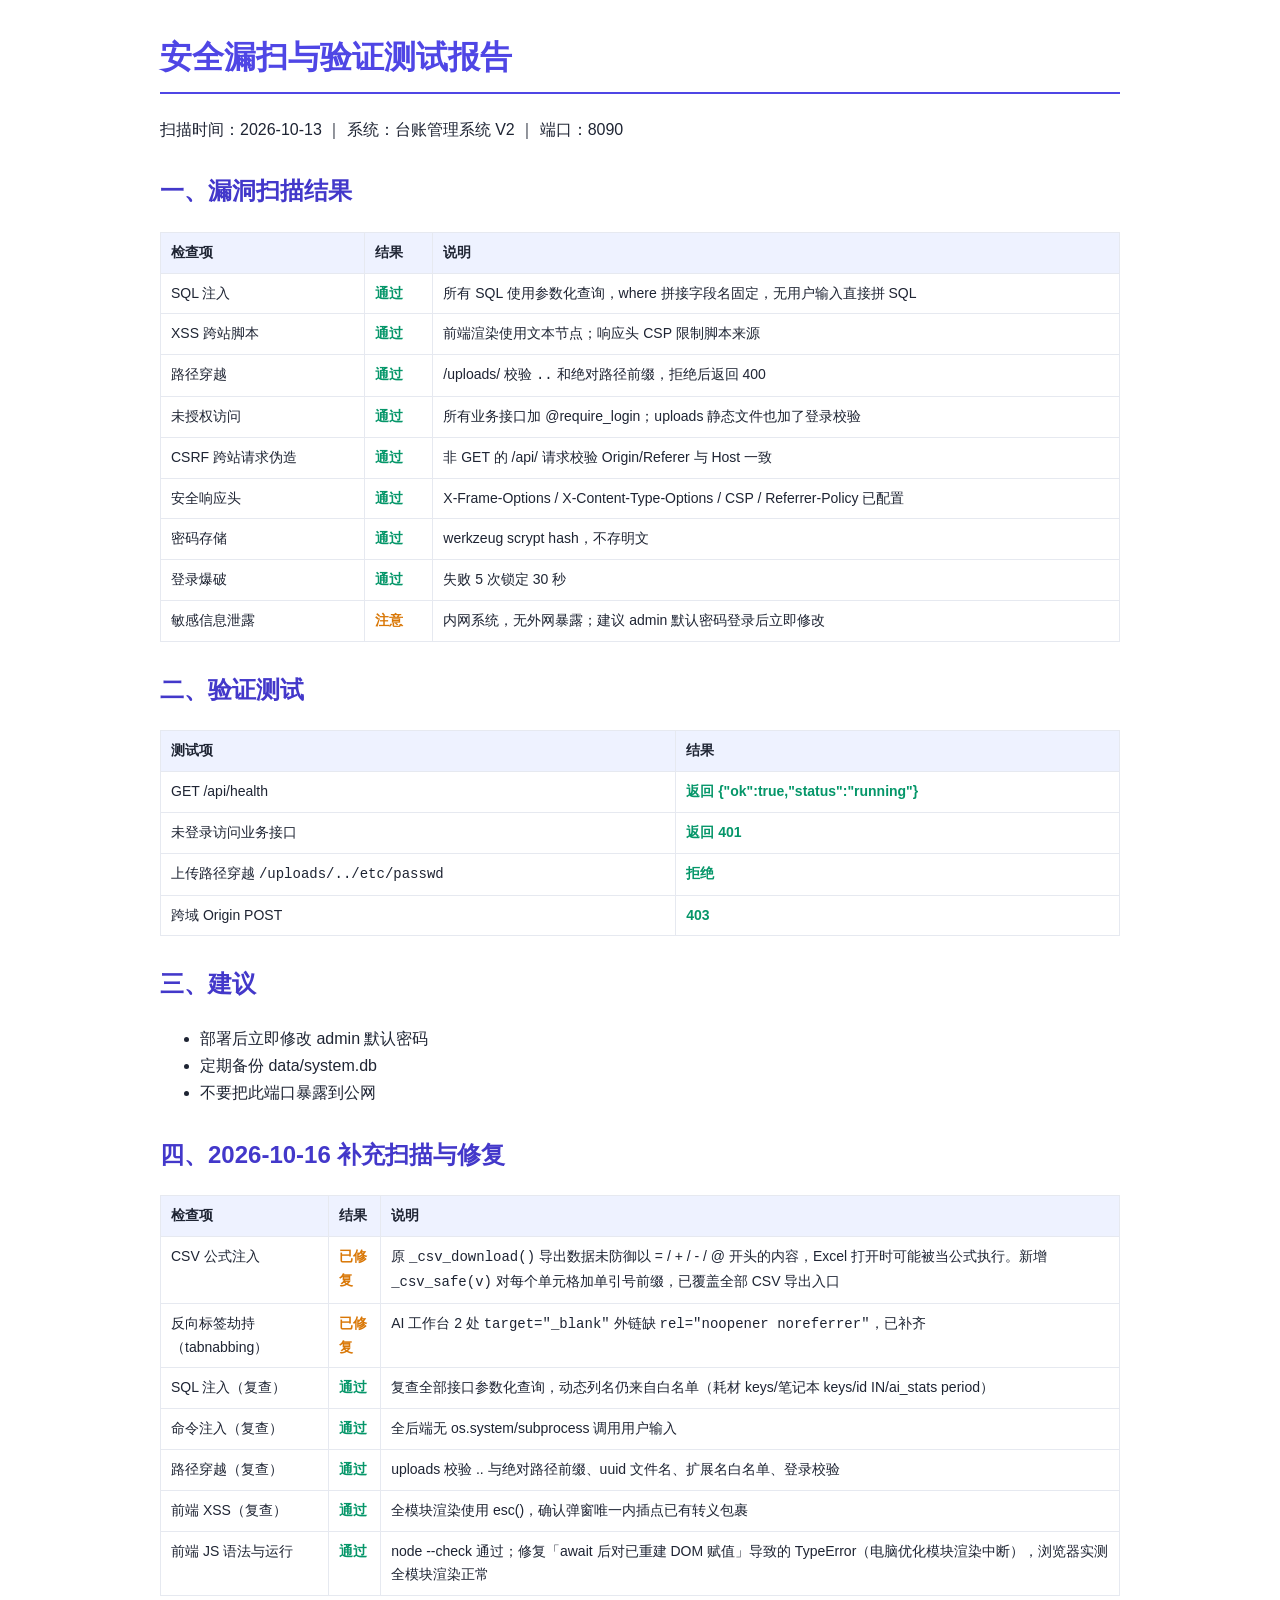
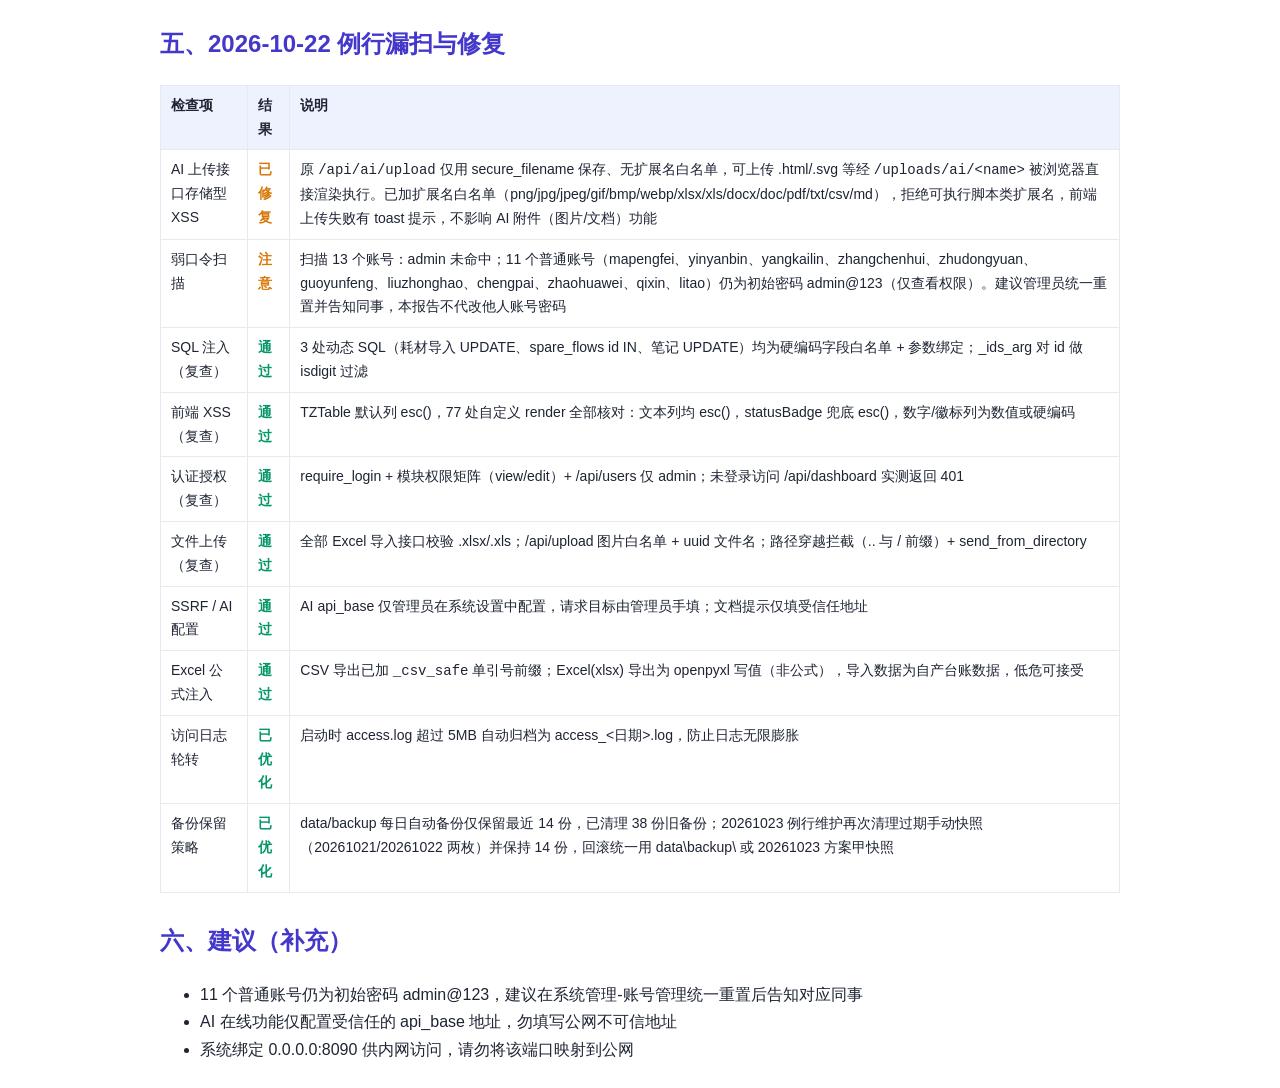
<file: 台账管理系统V2_迁移包_20261023_1344/docs/安全漏扫与验证测试报告.html>
<!DOCTYPE html>
<html lang="zh-CN"><head><meta charset="UTF-8"><title>安全漏扫与验证测试报告</title>
<style>body{font-family:"Microsoft YaHei",sans-serif;max-width:960px;margin:30px auto;padding:0 20px;color:#1e2433;line-height:1.7}h1{color:#4f46e5;border-bottom:2px solid #4f46e5;padding-bottom:8px}h2{color:#4338ca;margin-top:28px}table{width:100%;border-collapse:collapse;margin:12px 0}th,td{border:1px solid #e6e9f0;padding:8px 10px;text-align:left;font-size:14px;vertical-align:top}th{background:#eef2ff}.pass{color:#059669;font-weight:700}.warn{color:#d97706;font-weight:700}</style></head><body>
<h1>安全漏扫与验证测试报告</h1>
<p>扫描时间：2026-10-13 ｜ 系统：台账管理系统 V2 ｜ 端口：8090</p>
<h2>一、漏洞扫描结果</h2>
<table><tr><th>检查项</th><th>结果</th><th>说明</th></tr>
<tr><td>SQL 注入</td><td class="pass">通过</td><td>所有 SQL 使用参数化查询，where 拼接字段名固定，无用户输入直接拼 SQL</td></tr>
<tr><td>XSS 跨站脚本</td><td class="pass">通过</td><td>前端渲染使用文本节点；响应头 CSP 限制脚本来源</td></tr>
<tr><td>路径穿越</td><td class="pass">通过</td><td>/uploads/<name> 校验 <code>..</code> 和绝对路径前缀，拒绝后返回 400</td></tr>
<tr><td>未授权访问</td><td class="pass">通过</td><td>所有业务接口加 @require_login；uploads 静态文件也加了登录校验</td></tr>
<tr><td>CSRF 跨站请求伪造</td><td class="pass">通过</td><td>非 GET 的 /api/ 请求校验 Origin/Referer 与 Host 一致</td></tr>
<tr><td>安全响应头</td><td class="pass">通过</td><td>X-Frame-Options / X-Content-Type-Options / CSP / Referrer-Policy 已配置</td></tr>
<tr><td>密码存储</td><td class="pass">通过</td><td>werkzeug scrypt hash，不存明文</td></tr>
<tr><td>登录爆破</td><td class="pass">通过</td><td>失败 5 次锁定 30 秒</td></tr>
<tr><td>敏感信息泄露</td><td class="warn">注意</td><td>内网系统，无外网暴露；建议 admin 默认密码登录后立即修改</td></tr>
</table>
<h2>二、验证测试</h2>
<table><tr><th>测试项</th><th>结果</th></tr>
<tr><td>GET /api/health</td><td class="pass">返回 {"ok":true,"status":"running"}</td></tr>
<tr><td>未登录访问业务接口</td><td class="pass">返回 401</td></tr>
<tr><td>上传路径穿越 <code>/uploads/../etc/passwd</code></td><td class="pass">拒绝</td></tr>
<tr><td>跨域 Origin POST</td><td class="pass">403</td></tr>
</table>
<h2>三、建议</h2>
<ul>
<li>部署后立即修改 admin 默认密码</li>
<li>定期备份 data/system.db</li>
<li>不要把此端口暴露到公网</li>
</ul>
<h2>四、2026-10-16 补充扫描与修复</h2>
<table><tr><th>检查项</th><th>结果</th><th>说明</th></tr>
<tr><td>CSV 公式注入</td><td class="warn">已修复</td><td>原 <code>_csv_download()</code> 导出数据未防御以 = / + / - / @ 开头的内容，Excel 打开时可能被当公式执行。新增 <code>_csv_safe(v)</code> 对每个单元格加单引号前缀，已覆盖全部 CSV 导出入口</td></tr>
<tr><td>反向标签劫持（tabnabbing）</td><td class="warn">已修复</td><td>AI 工作台 2 处 <code>target="_blank"</code> 外链缺 <code>rel="noopener noreferrer"</code>，已补齐</td></tr>
<tr><td>SQL 注入（复查）</td><td class="pass">通过</td><td>复查全部接口参数化查询，动态列名仍来自白名单（耗材 keys/笔记本 keys/id IN/ai_stats period）</td></tr>
<tr><td>命令注入（复查）</td><td class="pass">通过</td><td>全后端无 os.system/subprocess 调用用户输入</td></tr>
<tr><td>路径穿越（复查）</td><td class="pass">通过</td><td>uploads 校验 .. 与绝对路径前缀、uuid 文件名、扩展名白名单、登录校验</td></tr>
<tr><td>前端 XSS（复查）</td><td class="pass">通过</td><td>全模块渲染使用 esc()，确认弹窗唯一内插点已有转义包裹</td></tr>
<tr><td>前端 JS 语法与运行</td><td class="pass">通过</td><td>node --check 通过；修复「await 后对已重建 DOM 赋值」导致的 TypeError（电脑优化模块渲染中断），浏览器实测全模块渲染正常</td></tr>
</table>
<h2>五、2026-10-22 例行漏扫与修复</h2>
<table><tr><th>检查项</th><th>结果</th><th>说明</th></tr>
<tr><td>AI 上传接口存储型 XSS</td><td class="warn">已修复</td><td>原 <code>/api/ai/upload</code> 仅用 secure_filename 保存、无扩展名白名单，可上传 .html/.svg 等经 <code>/uploads/ai/&lt;name&gt;</code> 被浏览器直接渲染执行。已加扩展名白名单（png/jpg/jpeg/gif/bmp/webp/xlsx/xls/docx/doc/pdf/txt/csv/md），拒绝可执行脚本类扩展名，前端上传失败有 toast 提示，不影响 AI 附件（图片/文档）功能</td></tr>
<tr><td>弱口令扫描</td><td class="warn">注意</td><td>扫描 13 个账号：admin 未命中；11 个普通账号（mapengfei、yinyanbin、yangkailin、zhangchenhui、zhudongyuan、guoyunfeng、liuzhonghao、chengpai、zhaohuawei、qixin、litao）仍为初始密码 admin@123（仅查看权限）。建议管理员统一重置并告知同事，本报告不代改他人账号密码</td></tr>
<tr><td>SQL 注入（复查）</td><td class="pass">通过</td><td>3 处动态 SQL（耗材导入 UPDATE、spare_flows id IN、笔记 UPDATE）均为硬编码字段白名单 + 参数绑定；_ids_arg 对 id 做 isdigit 过滤</td></tr>
<tr><td>前端 XSS（复查）</td><td class="pass">通过</td><td>TZTable 默认列 esc()，77 处自定义 render 全部核对：文本列均 esc()，statusBadge 兜底 esc()，数字/徽标列为数值或硬编码</td></tr>
<tr><td>认证授权（复查）</td><td class="pass">通过</td><td>require_login + 模块权限矩阵（view/edit）+ /api/users 仅 admin；未登录访问 /api/dashboard 实测返回 401</td></tr>
<tr><td>文件上传（复查）</td><td class="pass">通过</td><td>全部 Excel 导入接口校验 .xlsx/.xls；/api/upload 图片白名单 + uuid 文件名；路径穿越拦截（.. 与 / 前缀）+ send_from_directory</td></tr>
<tr><td>SSRF / AI 配置</td><td class="pass">通过</td><td>AI api_base 仅管理员在系统设置中配置，请求目标由管理员手填；文档提示仅填受信任地址</td></tr>
<tr><td>Excel 公式注入</td><td class="pass">通过</td><td>CSV 导出已加 <code>_csv_safe</code> 单引号前缀；Excel(xlsx) 导出为 openpyxl 写值（非公式），导入数据为自产台账数据，低危可接受</td></tr>
<tr><td>访问日志轮转</td><td class="pass">已优化</td><td>启动时 access.log 超过 5MB 自动归档为 access_&lt;日期&gt;.log，防止日志无限膨胀</td></tr>
<tr><td>备份保留策略</td><td class="pass">已优化</td><td>data/backup 每日自动备份仅保留最近 14 份，已清理 38 份旧备份；20261023 例行维护再次清理过期手动快照（20261021/20261022 两枚）并保持 14 份，回滚统一用 data\backup\ 或 20261023 方案甲快照</td></tr>
</table>
<h2>六、建议（补充）</h2>
<ul>
<li>11 个普通账号仍为初始密码 admin@123，建议在系统管理-账号管理统一重置后告知对应同事</li>
<li>AI 在线功能仅配置受信任的 api_base 地址，勿填写公网不可信地址</li>
<li>系统绑定 0.0.0.0:8090 供内网访问，请勿将该端口映射到公网</li>
</ul>
</body></html>
</file>
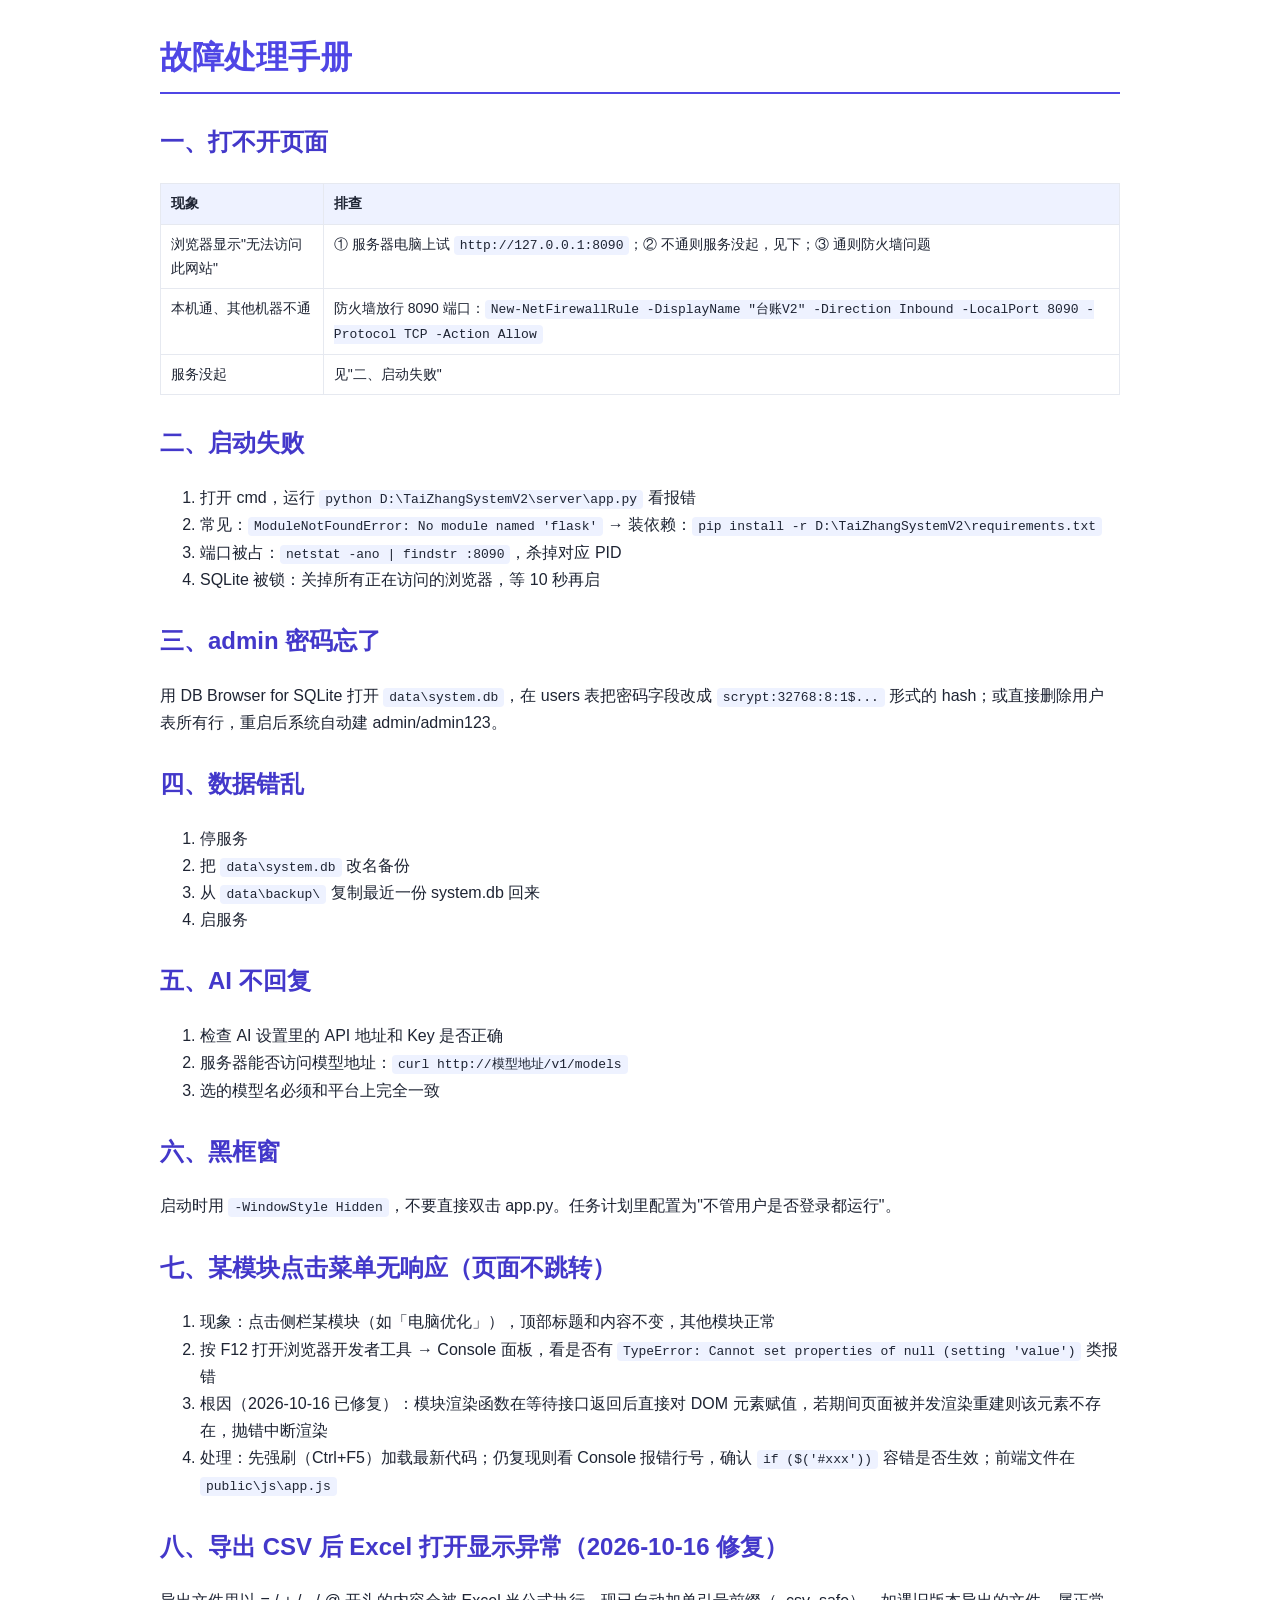
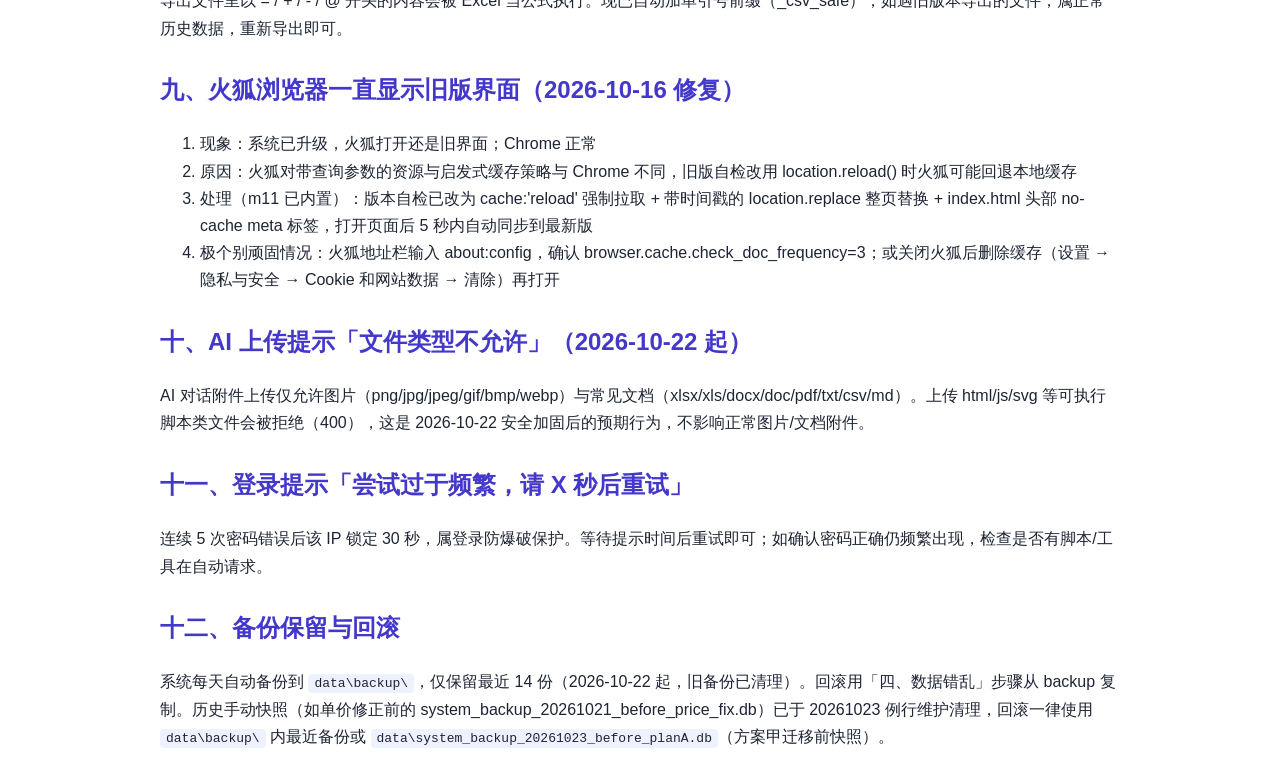
<file: 台账管理系统V2_迁移包_20261023_1344/docs/故障处理手册.html>
<!DOCTYPE html>
<html lang="zh-CN"><head><meta charset="UTF-8"><title>故障处理手册</title>
<style>body{font-family:"Microsoft YaHei",sans-serif;max-width:960px;margin:30px auto;padding:0 20px;color:#1e2433;line-height:1.7}h1{color:#4f46e5;border-bottom:2px solid #4f46e5;padding-bottom:8px}h2{color:#4338ca;margin-top:28px}table{width:100%;border-collapse:collapse;margin:12px 0}th,td{border:1px solid #e6e9f0;padding:8px 10px;text-align:left;font-size:14px;vertical-align:top}th{background:#eef2ff}code{background:#eef2ff;padding:2px 6px;border-radius:4px;font-size:13px}</style></head><body>
<h1>故障处理手册</h1>
<h2>一、打不开页面</h2>
<table><tr><th>现象</th><th>排查</th></tr>
<tr><td>浏览器显示"无法访问此网站"</td><td>① 服务器电脑上试 <code>http://127.0.0.1:8090</code>；② 不通则服务没起，见下；③ 通则防火墙问题</td></tr>
<tr><td>本机通、其他机器不通</td><td>防火墙放行 8090 端口：<code>New-NetFirewallRule -DisplayName "台账V2" -Direction Inbound -LocalPort 8090 -Protocol TCP -Action Allow</code></td></tr>
<tr><td>服务没起</td><td>见"二、启动失败"</td></tr>
</table>
<h2>二、启动失败</h2>
<ol>
<li>打开 cmd，运行 <code>python D:\TaiZhangSystemV2\server\app.py</code> 看报错</li>
<li>常见：<code>ModuleNotFoundError: No module named 'flask'</code> → 装依赖：<code>pip install -r D:\TaiZhangSystemV2\requirements.txt</code></li>
<li>端口被占：<code>netstat -ano | findstr :8090</code>，杀掉对应 PID</li>
<li>SQLite 被锁：关掉所有正在访问的浏览器，等 10 秒再启</li>
</ol>
<h2>三、admin 密码忘了</h2>
<p>用 DB Browser for SQLite 打开 <code>data\system.db</code>，在 users 表把密码字段改成 <code>scrypt:32768:8:1$...</code> 形式的 hash；或直接删除用户表所有行，重启后系统自动建 admin/admin123。</p>
<h2>四、数据错乱</h2>
<ol>
<li>停服务</li>
<li>把 <code>data\system.db</code> 改名备份</li>
<li>从 <code>data\backup\</code> 复制最近一份 system.db 回来</li>
<li>启服务</li>
</ol>
<h2>五、AI 不回复</h2>
<ol>
<li>检查 AI 设置里的 API 地址和 Key 是否正确</li>
<li>服务器能否访问模型地址：<code>curl http://模型地址/v1/models</code></li>
<li>选的模型名必须和平台上完全一致</li>
</ol>
<h2>六、黑框窗</h2>
<p>启动时用 <code>-WindowStyle Hidden</code>，不要直接双击 app.py。任务计划里配置为"不管用户是否登录都运行"。</p>
<h2>七、某模块点击菜单无响应（页面不跳转）</h2>
<ol>
<li>现象：点击侧栏某模块（如「电脑优化」），顶部标题和内容不变，其他模块正常</li>
<li>按 F12 打开浏览器开发者工具 → Console 面板，看是否有 <code>TypeError: Cannot set properties of null (setting 'value')</code> 类报错</li>
<li>根因（2026-10-16 已修复）：模块渲染函数在等待接口返回后直接对 DOM 元素赋值，若期间页面被并发渲染重建则该元素不存在，抛错中断渲染</li>
<li>处理：先强刷（Ctrl+F5）加载最新代码；仍复现则看 Console 报错行号，确认 <code>if ($('#xxx'))</code> 容错是否生效；前端文件在 <code>public\js\app.js</code></li>
</ol>
<h2>八、导出 CSV 后 Excel 打开显示异常（2026-10-16 修复）</h2>
<p>导出文件里以 = / + / - / @ 开头的内容会被 Excel 当公式执行。现已自动加单引号前缀（_csv_safe），如遇旧版本导出的文件，属正常历史数据，重新导出即可。</p>
<h2>九、火狐浏览器一直显示旧版界面（2026-10-16 修复）</h2>
<ol>
<li>现象：系统已升级，火狐打开还是旧界面；Chrome 正常</li>
<li>原因：火狐对带查询参数的资源与启发式缓存策略与 Chrome 不同，旧版自检改用 location.reload() 时火狐可能回退本地缓存</li>
<li>处理（m11 已内置）：版本自检已改为 cache:'reload' 强制拉取 + 带时间戳的 location.replace 整页替换 + index.html 头部 no-cache meta 标签，打开页面后 5 秒内自动同步到最新版</li>
<li>极个别顽固情况：火狐地址栏输入 about:config，确认 browser.cache.check_doc_frequency=3；或关闭火狐后删除缓存（设置 → 隐私与安全 → Cookie 和网站数据 → 清除）再打开</li>
</ol>
<h2>十、AI 上传提示「文件类型不允许」（2026-10-22 起）</h2>
<p>AI 对话附件上传仅允许图片（png/jpg/jpeg/gif/bmp/webp）与常见文档（xlsx/xls/docx/doc/pdf/txt/csv/md）。上传 html/js/svg 等可执行脚本类文件会被拒绝（400），这是 2026-10-22 安全加固后的预期行为，不影响正常图片/文档附件。</p>
<h2>十一、登录提示「尝试过于频繁，请 X 秒后重试」</h2>
<p>连续 5 次密码错误后该 IP 锁定 30 秒，属登录防爆破保护。等待提示时间后重试即可；如确认密码正确仍频繁出现，检查是否有脚本/工具在自动请求。</p>
<h2>十二、备份保留与回滚</h2>
<p>系统每天自动备份到 <code>data\backup\</code>，仅保留最近 14 份（2026-10-22 起，旧备份已清理）。回滚用「四、数据错乱」步骤从 backup 复制。历史手动快照（如单价修正前的 system_backup_20261021_before_price_fix.db）已于 20261023 例行维护清理，回滚一律使用 <code>data\backup\</code> 内最近备份或 <code>data\system_backup_20261023_before_planA.db</code>（方案甲迁移前快照）。</p>
</body></html>
</file>
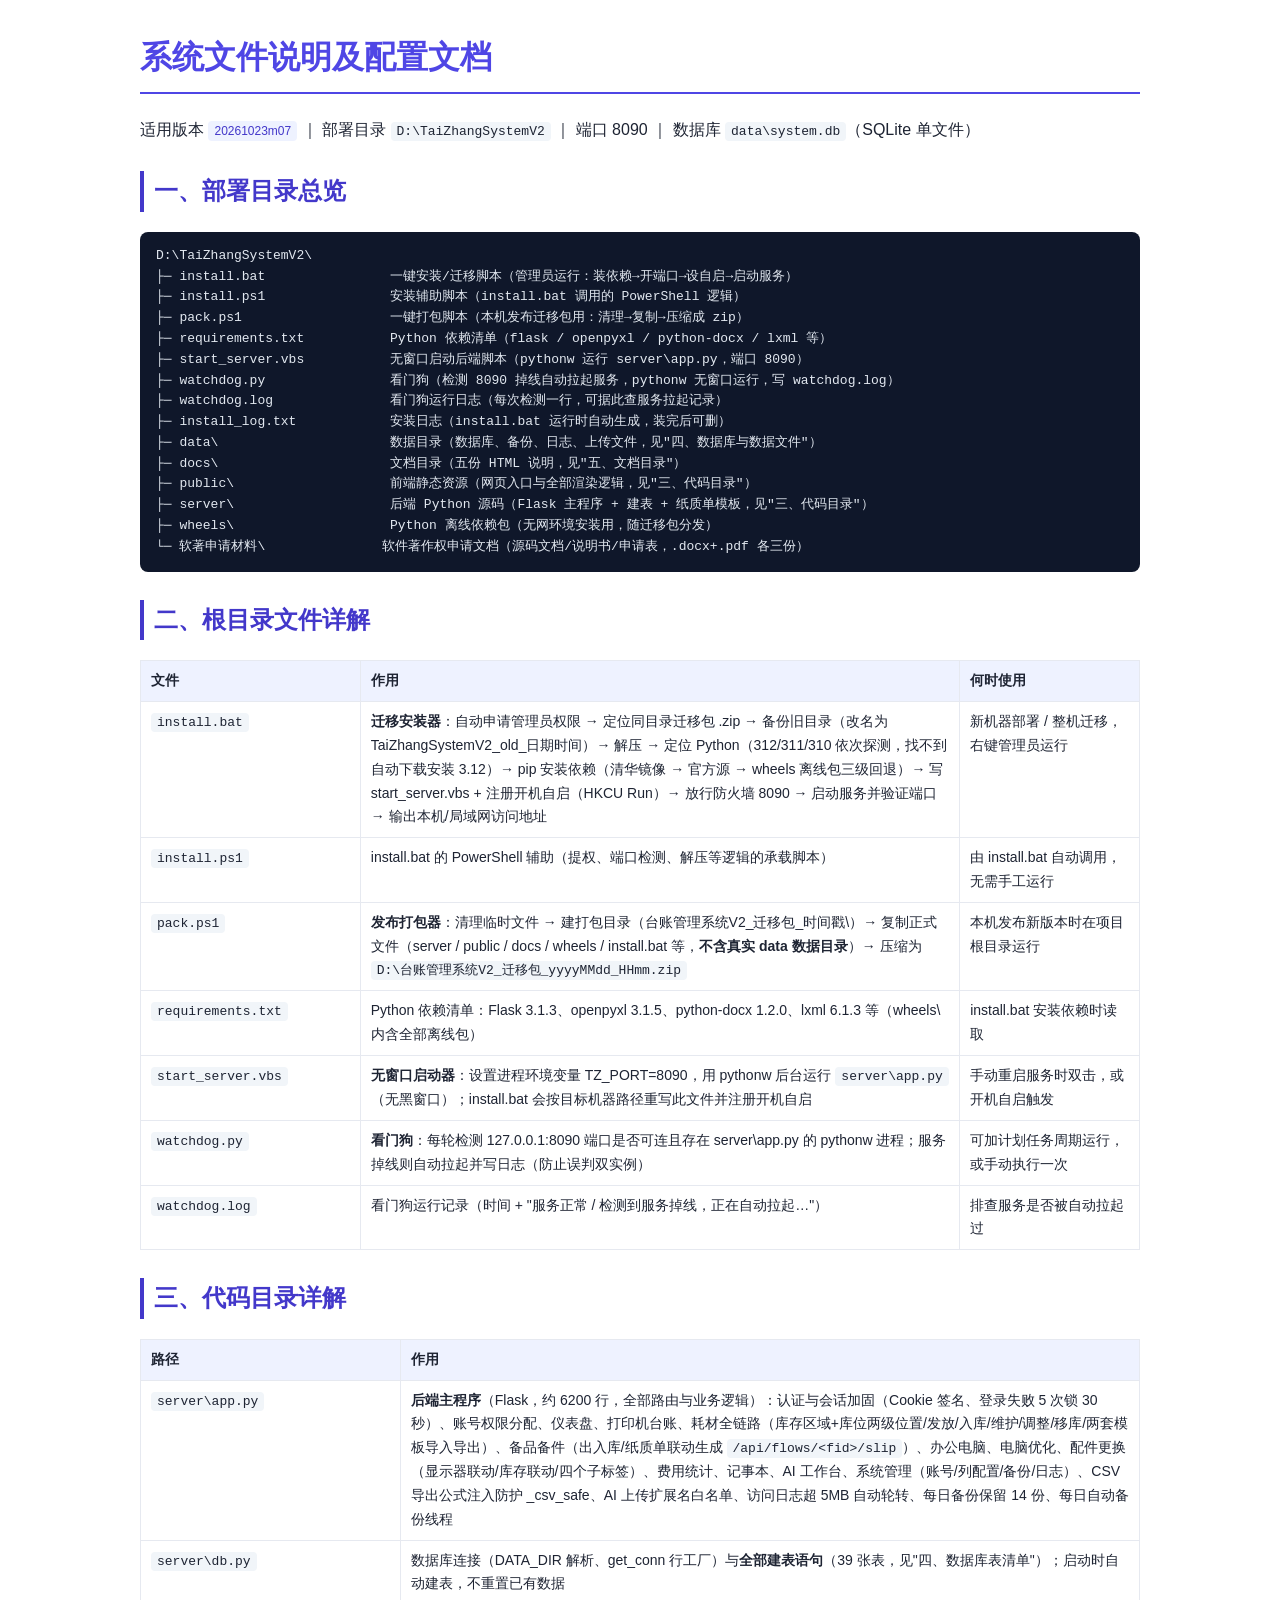
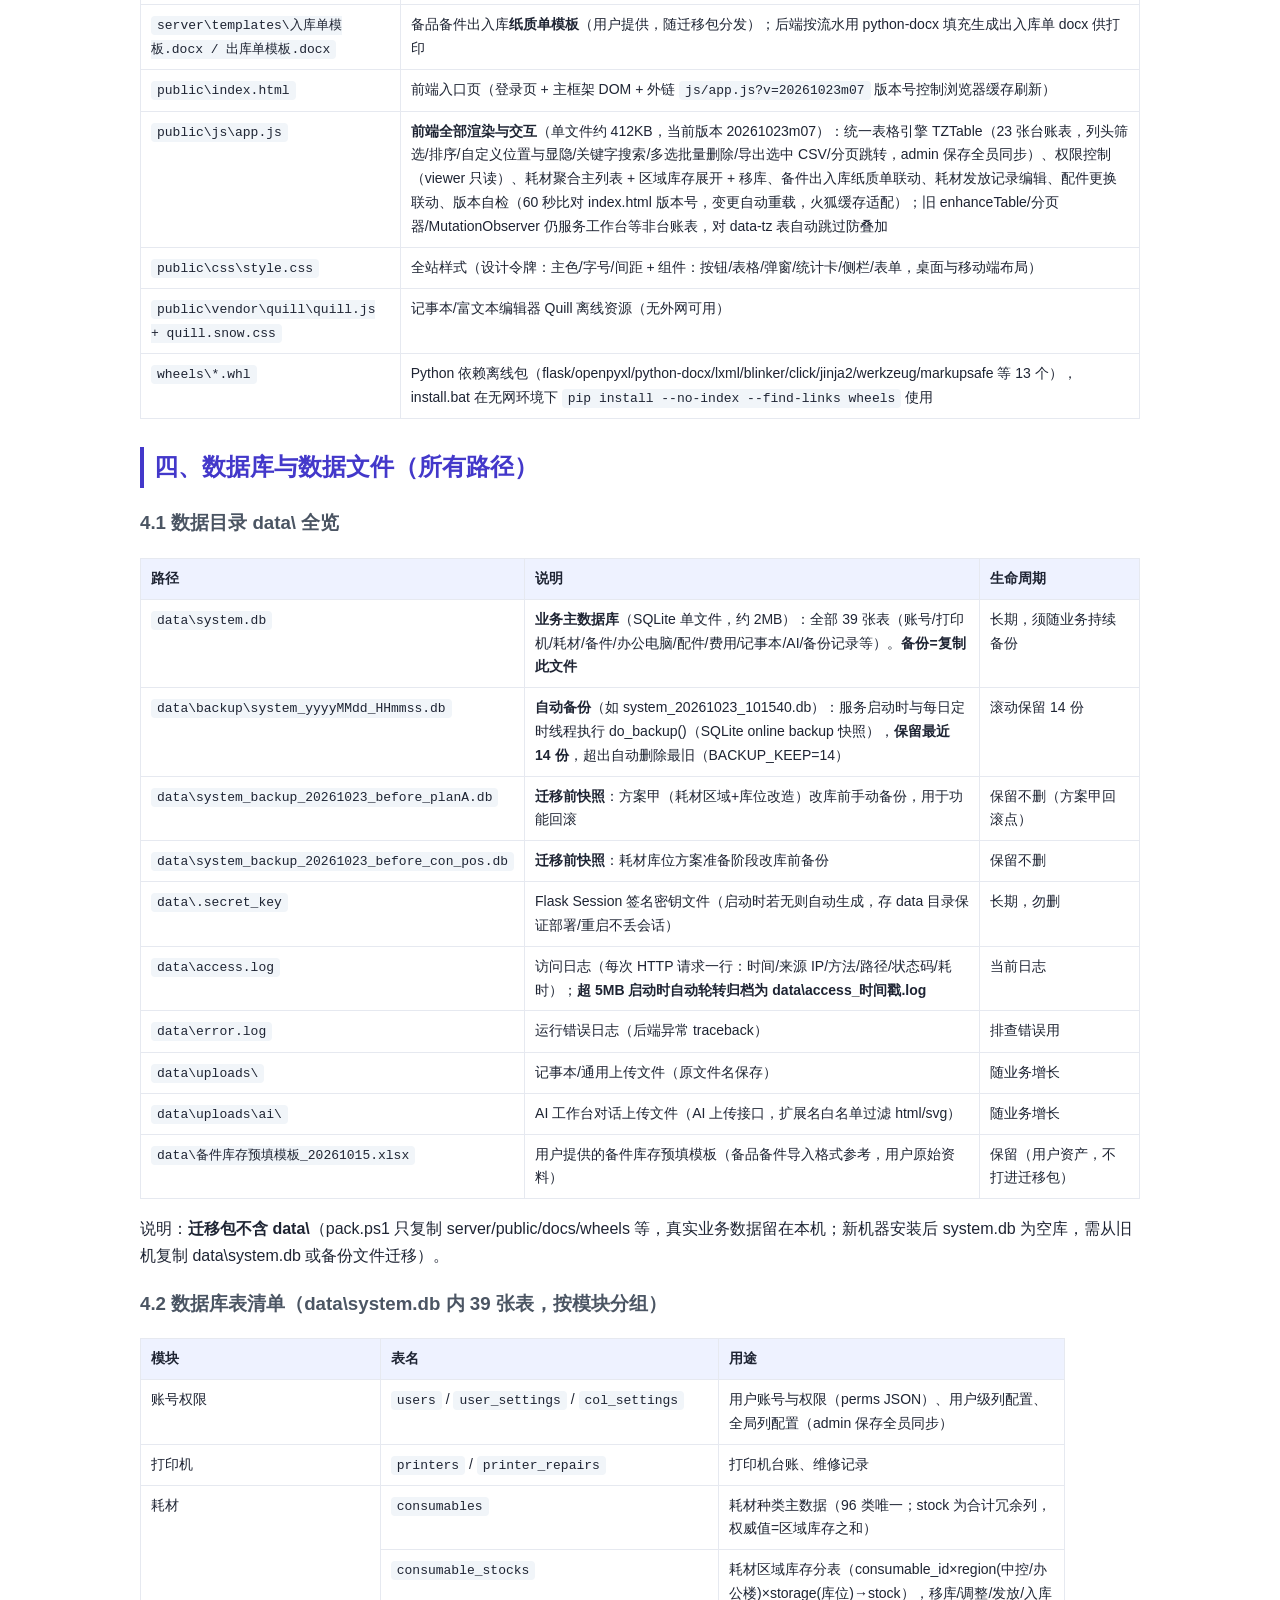
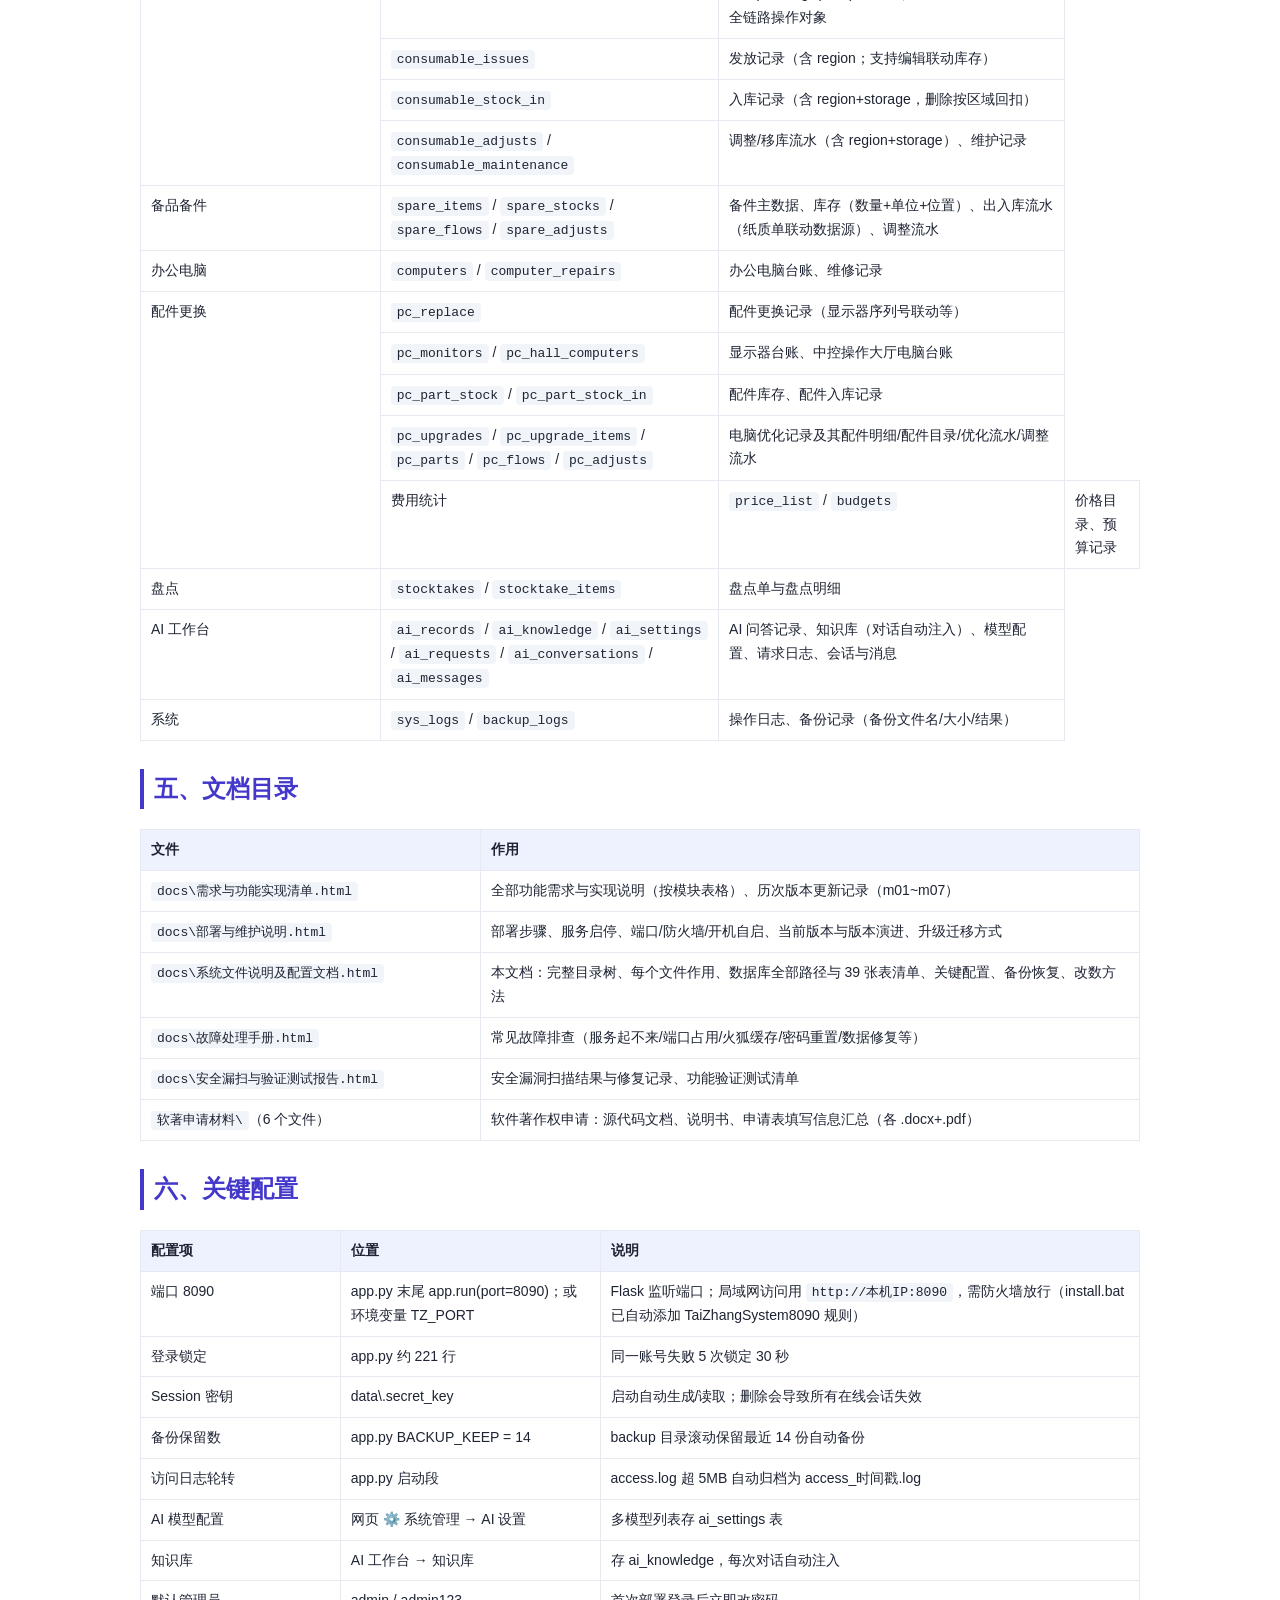
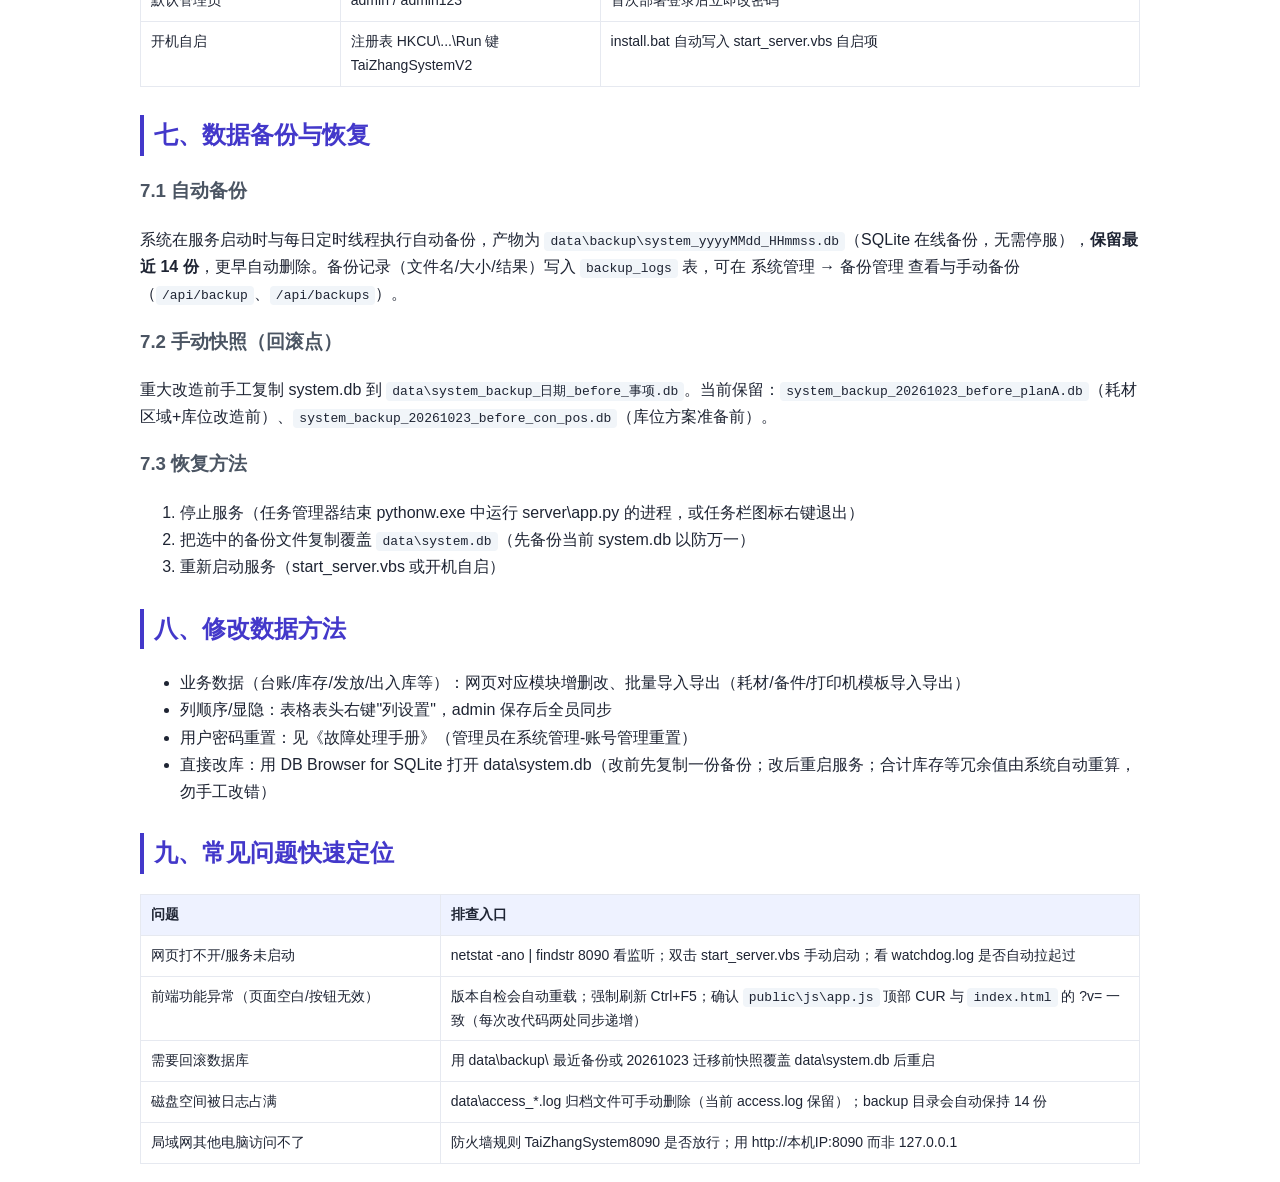
<file: 台账管理系统V2_迁移包_20261023_1344/docs/系统文件说明及配置文档.html>
<!DOCTYPE html>
<html lang="zh-CN"><head><meta charset="UTF-8"><title>系统文件说明及配置文档</title>
<style>body{font-family:"Microsoft YaHei",sans-serif;max-width:1000px;margin:30px auto;padding:0 20px;color:#1e2433;line-height:1.7}h1{color:#4f46e5;border-bottom:2px solid #4f46e5;padding-bottom:8px}h2{color:#4338ca;margin-top:28px;border-left:4px solid #4338ca;padding-left:10px}h3{color:#4b5563;margin-top:18px}table{width:100%;border-collapse:collapse;margin:12px 0}th,td{border:1px solid #e6e9f0;padding:8px 10px;text-align:left;font-size:14px;vertical-align:top}th{background:#eef2ff}code{background:#f1f5f9;padding:2px 6px;border-radius:4px;font-size:13px}pre{background:#0f172a;color:#e2e8f0;padding:14px 16px;border-radius:8px;font-size:13px;overflow-x:auto;line-height:1.6}.tag{display:inline-block;background:#eef2ff;color:#4338ca;border-radius:4px;padding:0 6px;font-size:12px}</style></head><body>
<h1>系统文件说明及配置文档</h1>
<p>适用版本 <span class="tag">20261023m07</span> ｜ 部署目录 <code>D:\TaiZhangSystemV2</code> ｜ 端口 8090 ｜ 数据库 <code>data\system.db</code>（SQLite 单文件）</p>

<h2>一、部署目录总览</h2>
<pre>
D:\TaiZhangSystemV2\
├─ install.bat                一键安装/迁移脚本（管理员运行：装依赖→开端口→设自启→启动服务）
├─ install.ps1                安装辅助脚本（install.bat 调用的 PowerShell 逻辑）
├─ pack.ps1                   一键打包脚本（本机发布迁移包用：清理→复制→压缩成 zip）
├─ requirements.txt           Python 依赖清单（flask / openpyxl / python-docx / lxml 等）
├─ start_server.vbs           无窗口启动后端脚本（pythonw 运行 server\app.py，端口 8090）
├─ watchdog.py                看门狗（检测 8090 掉线自动拉起服务，pythonw 无窗口运行，写 watchdog.log）
├─ watchdog.log               看门狗运行日志（每次检测一行，可据此查服务拉起记录）
├─ install_log.txt            安装日志（install.bat 运行时自动生成，装完后可删）
├─ data\                      数据目录（数据库、备份、日志、上传文件，见"四、数据库与数据文件"）
├─ docs\                      文档目录（五份 HTML 说明，见"五、文档目录"）
├─ public\                    前端静态资源（网页入口与全部渲染逻辑，见"三、代码目录"）
├─ server\                    后端 Python 源码（Flask 主程序 + 建表 + 纸质单模板，见"三、代码目录"）
├─ wheels\                    Python 离线依赖包（无网环境安装用，随迁移包分发）
└─ 软著申请材料\               软件著作权申请文档（源码文档/说明书/申请表，.docx+.pdf 各三份）
</pre>

<h2>二、根目录文件详解</h2>
<table>
<tr><th style="width:22%">文件</th><th>作用</th><th style="width:18%">何时使用</th></tr>
<tr><td><code>install.bat</code></td><td><b>迁移安装器</b>：自动申请管理员权限 → 定位同目录迁移包 .zip → 备份旧目录（改名为 TaiZhangSystemV2_old_日期时间）→ 解压 → 定位 Python（312/311/310 依次探测，找不到自动下载安装 3.12）→ pip 安装依赖（清华镜像 → 官方源 → wheels 离线包三级回退）→ 写 start_server.vbs + 注册开机自启（HKCU Run）→ 放行防火墙 8090 → 启动服务并验证端口 → 输出本机/局域网访问地址</td><td>新机器部署 / 整机迁移，右键管理员运行</td></tr>
<tr><td><code>install.ps1</code></td><td>install.bat 的 PowerShell 辅助（提权、端口检测、解压等逻辑的承载脚本）</td><td>由 install.bat 自动调用，无需手工运行</td></tr>
<tr><td><code>pack.ps1</code></td><td><b>发布打包器</b>：清理临时文件 → 建打包目录（台账管理系统V2_迁移包_时间戳\）→ 复制正式文件（server / public / docs / wheels / install.bat 等，<b>不含真实 data 数据目录</b>）→ 压缩为 <code>D:\台账管理系统V2_迁移包_yyyyMMdd_HHmm.zip</code></td><td>本机发布新版本时在项目根目录运行</td></tr>
<tr><td><code>requirements.txt</code></td><td>Python 依赖清单：Flask 3.1.3、openpyxl 3.1.5、python-docx 1.2.0、lxml 6.1.3 等（wheels\ 内含全部离线包）</td><td>install.bat 安装依赖时读取</td></tr>
<tr><td><code>start_server.vbs</code></td><td><b>无窗口启动器</b>：设置进程环境变量 TZ_PORT=8090，用 pythonw 后台运行 <code>server\app.py</code>（无黑窗口）；install.bat 会按目标机器路径重写此文件并注册开机自启</td><td>手动重启服务时双击，或开机自启触发</td></tr>
<tr><td><code>watchdog.py</code></td><td><b>看门狗</b>：每轮检测 127.0.0.1:8090 端口是否可连且存在 server\app.py 的 pythonw 进程；服务掉线则自动拉起并写日志（防止误判双实例）</td><td>可加计划任务周期运行，或手动执行一次</td></tr>
<tr><td><code>watchdog.log</code></td><td>看门狗运行记录（时间 + "服务正常 / 检测到服务掉线，正在自动拉起…"）</td><td>排查服务是否被自动拉起过</td></tr>
</table>

<h2>三、代码目录详解</h2>
<table>
<tr><th style="width:26%">路径</th><th>作用</th></tr>
<tr><td><code>server\app.py</code></td><td><b>后端主程序</b>（Flask，约 6200 行，全部路由与业务逻辑）：认证与会话加固（Cookie 签名、登录失败 5 次锁 30 秒）、账号权限分配、仪表盘、打印机台账、耗材全链路（库存区域+库位两级位置/发放/入库/维护/调整/移库/两套模板导入导出）、备品备件（出入库/纸质单联动生成 <code>/api/flows/&lt;fid&gt;/slip</code>）、办公电脑、电脑优化、配件更换（显示器联动/库存联动/四个子标签）、费用统计、记事本、AI 工作台、系统管理（账号/列配置/备份/日志）、CSV 导出公式注入防护 _csv_safe、AI 上传扩展名白名单、访问日志超 5MB 自动轮转、每日备份保留 14 份、每日自动备份线程</td></tr>
<tr><td><code>server\db.py</code></td><td>数据库连接（DATA_DIR 解析、get_conn 行工厂）与<b>全部建表语句</b>（39 张表，见"四、数据库表清单"）；启动时自动建表，不重置已有数据</td></tr>
<tr><td><code>server\templates\入库单模板.docx / 出库单模板.docx</code></td><td>备品备件出入库<b>纸质单模板</b>（用户提供，随迁移包分发）；后端按流水用 python-docx 填充生成出入库单 docx 供打印</td></tr>
<tr><td><code>public\index.html</code></td><td>前端入口页（登录页 + 主框架 DOM + 外链 <code>js/app.js?v=20261023m07</code> 版本号控制浏览器缓存刷新）</td></tr>
<tr><td><code>public\js\app.js</code></td><td><b>前端全部渲染与交互</b>（单文件约 412KB，当前版本 20261023m07）：统一表格引擎 TZTable（23 张台账表，列头筛选/排序/自定义位置与显隐/关键字搜索/多选批量删除/导出选中 CSV/分页跳转，admin 保存全员同步）、权限控制（viewer 只读）、耗材聚合主列表 + 区域库存展开 + 移库、备件出入库纸质单联动、耗材发放记录编辑、配件更换联动、版本自检（60 秒比对 index.html 版本号，变更自动重载，火狐缓存适配）；旧 enhanceTable/分页器/MutationObserver 仍服务工作台等非台账表，对 data-tz 表自动跳过防叠加</td></tr>
<tr><td><code>public\css\style.css</code></td><td>全站样式（设计令牌：主色/字号/间距 + 组件：按钮/表格/弹窗/统计卡/侧栏/表单，桌面与移动端布局）</td></tr>
<tr><td><code>public\vendor\quill\quill.js + quill.snow.css</code></td><td>记事本/富文本编辑器 Quill 离线资源（无外网可用）</td></tr>
<tr><td><code>wheels\*.whl</code></td><td>Python 依赖离线包（flask/openpyxl/python-docx/lxml/blinker/click/jinja2/werkzeug/markupsafe 等 13 个），install.bat 在无网环境下 <code>pip install --no-index --find-links wheels</code> 使用</td></tr>
</table>

<h2>四、数据库与数据文件（所有路径）</h2>
<h3>4.1 数据目录 data\ 全览</h3>
<table>
<tr><th style="width:34%">路径</th><th>说明</th><th style="width:16%">生命周期</th></tr>
<tr><td><code>data\system.db</code></td><td><b>业务主数据库</b>（SQLite 单文件，约 2MB）：全部 39 张表（账号/打印机/耗材/备件/办公电脑/配件/费用/记事本/AI/备份记录等）。<b>备份=复制此文件</b></td><td>长期，须随业务持续备份</td></tr>
<tr><td><code>data\backup\system_yyyyMMdd_HHmmss.db</code></td><td><b>自动备份</b>（如 system_20261023_101540.db）：服务启动时与每日定时线程执行 do_backup()（SQLite online backup 快照），<b>保留最近 14 份</b>，超出自动删除最旧（BACKUP_KEEP=14）</td><td>滚动保留 14 份</td></tr>
<tr><td><code>data\system_backup_20261023_before_planA.db</code></td><td><b>迁移前快照</b>：方案甲（耗材区域+库位改造）改库前手动备份，用于功能回滚</td><td>保留不删（方案甲回滚点）</td></tr>
<tr><td><code>data\system_backup_20261023_before_con_pos.db</code></td><td><b>迁移前快照</b>：耗材库位方案准备阶段改库前备份</td><td>保留不删</td></tr>
<tr><td><code>data\.secret_key</code></td><td>Flask Session 签名密钥文件（启动时若无则自动生成，存 data 目录保证部署/重启不丢会话）</td><td>长期，勿删</td></tr>
<tr><td><code>data\access.log</code></td><td>访问日志（每次 HTTP 请求一行：时间/来源 IP/方法/路径/状态码/耗时）；<b>超 5MB 启动时自动轮转归档为 data\access_时间戳.log</b></td><td>当前日志</td></tr>
<tr><td><code>data\error.log</code></td><td>运行错误日志（后端异常 traceback）</td><td>排查错误用</td></tr>
<tr><td><code>data\uploads\</code></td><td>记事本/通用上传文件（原文件名保存）</td><td>随业务增长</td></tr>
<tr><td><code>data\uploads\ai\</code></td><td>AI 工作台对话上传文件（AI 上传接口，扩展名白名单过滤 html/svg）</td><td>随业务增长</td></tr>
<tr><td><code>data\备件库存预填模板_20261015.xlsx</code></td><td>用户提供的备件库存预填模板（备品备件导入格式参考，用户原始资料）</td><td>保留（用户资产，不打进迁移包）</td></tr>
</table>
<p>说明：<b>迁移包不含 data\</b>（pack.ps1 只复制 server/public/docs/wheels 等，真实业务数据留在本机；新机器安装后 system.db 为空库，需从旧机复制 data\system.db 或备份文件迁移）。</p>

<h3>4.2 数据库表清单（data\system.db 内 39 张表，按模块分组）</h3>
<table>
<tr><th style="width:24%">模块</th><th>表名</th><th>用途</th></tr>
<tr><td>账号权限</td><td><code>users</code> / <code>user_settings</code> / <code>col_settings</code></td><td>用户账号与权限（perms JSON）、用户级列配置、全局列配置（admin 保存全员同步）</td></tr>
<tr><td>打印机</td><td><code>printers</code> / <code>printer_repairs</code></td><td>打印机台账、维修记录</td></tr>
<tr><td rowspan="5">耗材</td><td><code>consumables</code></td><td>耗材种类主数据（96 类唯一；stock 为合计冗余列，权威值=区域库存之和）</td></tr>
<tr><td><code>consumable_stocks</code></td><td>耗材区域库存分表（consumable_id×region(中控/办公楼)×storage(库位)→stock），移库/调整/发放/入库全链路操作对象</td></tr>
<tr><td><code>consumable_issues</code></td><td>发放记录（含 region；支持编辑联动库存）</td></tr>
<tr><td><code>consumable_stock_in</code></td><td>入库记录（含 region+storage，删除按区域回扣）</td></tr>
<tr><td><code>consumable_adjusts</code> / <code>consumable_maintenance</code></td><td>调整/移库流水（含 region+storage）、维护记录</td></tr>
<tr><td>备品备件</td><td><code>spare_items</code> / <code>spare_stocks</code> / <code>spare_flows</code> / <code>spare_adjusts</code></td><td>备件主数据、库存（数量+单位+位置）、出入库流水（纸质单联动数据源）、调整流水</td></tr>
<tr><td>办公电脑</td><td><code>computers</code> / <code>computer_repairs</code></td><td>办公电脑台账、维修记录</td></tr>
<tr><td rowspan="5">配件更换</td><td><code>pc_replace</code></td><td>配件更换记录（显示器序列号联动等）</td></tr>
<tr><td><code>pc_monitors</code> / <code>pc_hall_computers</code></td><td>显示器台账、中控操作大厅电脑台账</td></tr>
<tr><td><code>pc_part_stock</code> / <code>pc_part_stock_in</code></td><td>配件库存、配件入库记录</td></tr>
<tr><td><code>pc_upgrades</code> / <code>pc_upgrade_items</code> / <code>pc_parts</code> / <code>pc_flows</code> / <code>pc_adjusts</code></td><td>电脑优化记录及其配件明细/配件目录/优化流水/调整流水</td></tr>
<tr><td>费用统计</td><td><code>price_list</code> / <code>budgets</code></td><td>价格目录、预算记录</td></tr>
<tr><td>盘点</td><td><code>stocktakes</code> / <code>stocktake_items</code></td><td>盘点单与盘点明细</td></tr>
<tr><td>AI 工作台</td><td><code>ai_records</code> / <code>ai_knowledge</code> / <code>ai_settings</code> / <code>ai_requests</code> / <code>ai_conversations</code> / <code>ai_messages</code></td><td>AI 问答记录、知识库（对话自动注入）、模型配置、请求日志、会话与消息</td></tr>
<tr><td>系统</td><td><code>sys_logs</code> / <code>backup_logs</code></td><td>操作日志、备份记录（备份文件名/大小/结果）</td></tr>
</table>

<h2>五、文档目录</h2>
<table>
<tr><th style="width:34%">文件</th><th>作用</th></tr>
<tr><td><code>docs\需求与功能实现清单.html</code></td><td>全部功能需求与实现说明（按模块表格）、历次版本更新记录（m01~m07）</td></tr>
<tr><td><code>docs\部署与维护说明.html</code></td><td>部署步骤、服务启停、端口/防火墙/开机自启、当前版本与版本演进、升级迁移方式</td></tr>
<tr><td><code>docs\系统文件说明及配置文档.html</code></td><td>本文档：完整目录树、每个文件作用、数据库全部路径与 39 张表清单、关键配置、备份恢复、改数方法</td></tr>
<tr><td><code>docs\故障处理手册.html</code></td><td>常见故障排查（服务起不来/端口占用/火狐缓存/密码重置/数据修复等）</td></tr>
<tr><td><code>docs\安全漏扫与验证测试报告.html</code></td><td>安全漏洞扫描结果与修复记录、功能验证测试清单</td></tr>
<tr><td><code>软著申请材料\</code>（6 个文件）</td><td>软件著作权申请：源代码文档、说明书、申请表填写信息汇总（各 .docx+.pdf）</td></tr>
</table>

<h2>六、关键配置</h2>
<table>
<tr><th style="width:20%">配置项</th><th style="width:26%">位置</th><th>说明</th></tr>
<tr><td>端口 8090</td><td>app.py 末尾 app.run(port=8090)；或环境变量 TZ_PORT</td><td>Flask 监听端口；局域网访问用 <code>http://本机IP:8090</code>，需防火墙放行（install.bat 已自动添加 TaiZhangSystem8090 规则）</td></tr>
<tr><td>登录锁定</td><td>app.py 约 221 行</td><td>同一账号失败 5 次锁定 30 秒</td></tr>
<tr><td>Session 密钥</td><td>data\.secret_key</td><td>启动自动生成/读取；删除会导致所有在线会话失效</td></tr>
<tr><td>备份保留数</td><td>app.py BACKUP_KEEP = 14</td><td>backup 目录滚动保留最近 14 份自动备份</td></tr>
<tr><td>访问日志轮转</td><td>app.py 启动段</td><td>access.log 超 5MB 自动归档为 access_时间戳.log</td></tr>
<tr><td>AI 模型配置</td><td>网页 ⚙️ 系统管理 → AI 设置</td><td>多模型列表存 ai_settings 表</td></tr>
<tr><td>知识库</td><td>AI 工作台 → 知识库</td><td>存 ai_knowledge，每次对话自动注入</td></tr>
<tr><td>默认管理员</td><td>admin / admin123</td><td>首次部署登录后立即改密码</td></tr>
<tr><td>开机自启</td><td>注册表 HKCU\...\Run 键 TaiZhangSystemV2</td><td>install.bat 自动写入 start_server.vbs 自启项</td></tr>
</table>

<h2>七、数据备份与恢复</h2>
<h3>7.1 自动备份</h3>
<p>系统在服务启动时与每日定时线程执行自动备份，产物为 <code>data\backup\system_yyyyMMdd_HHmmss.db</code>（SQLite 在线备份，无需停服），<b>保留最近 14 份</b>，更早自动删除。备份记录（文件名/大小/结果）写入 <code>backup_logs</code> 表，可在 系统管理 → 备份管理 查看与手动备份（<code>/api/backup</code>、<code>/api/backups</code>）。</p>
<h3>7.2 手动快照（回滚点）</h3>
<p>重大改造前手工复制 system.db 到 <code>data\system_backup_日期_before_事项.db</code>。当前保留：<code>system_backup_20261023_before_planA.db</code>（耗材区域+库位改造前）、<code>system_backup_20261023_before_con_pos.db</code>（库位方案准备前）。</p>
<h3>7.3 恢复方法</h3>
<ol>
<li>停止服务（任务管理器结束 pythonw.exe 中运行 server\app.py 的进程，或任务栏图标右键退出）</li>
<li>把选中的备份文件复制覆盖 <code>data\system.db</code>（先备份当前 system.db 以防万一）</li>
<li>重新启动服务（start_server.vbs 或开机自启）</li>
</ol>

<h2>八、修改数据方法</h2>
<ul>
<li>业务数据（台账/库存/发放/出入库等）：网页对应模块增删改、批量导入导出（耗材/备件/打印机模板导入导出）</li>
<li>列顺序/显隐：表格表头右键"列设置"，admin 保存后全员同步</li>
<li>用户密码重置：见《故障处理手册》（管理员在系统管理-账号管理重置）</li>
<li>直接改库：用 DB Browser for SQLite 打开 data\system.db（改前先复制一份备份；改后重启服务；合计库存等冗余值由系统自动重算，勿手工改错）</li>
</ul>

<h2>九、常见问题快速定位</h2>
<table>
<tr><th style="width:30%">问题</th><th>排查入口</th></tr>
<tr><td>网页打不开/服务未启动</td><td>netstat -ano | findstr 8090 看监听；双击 start_server.vbs 手动启动；看 watchdog.log 是否自动拉起过</td></tr>
<tr><td>前端功能异常（页面空白/按钮无效）</td><td>版本自检会自动重载；强制刷新 Ctrl+F5；确认 <code>public\js\app.js</code> 顶部 CUR 与 <code>index.html</code> 的 ?v= 一致（每次改代码两处同步递增）</td></tr>
<tr><td>需要回滚数据库</td><td>用 data\backup\ 最近备份或 20261023 迁移前快照覆盖 data\system.db 后重启</td></tr>
<tr><td>磁盘空间被日志占满</td><td>data\access_*.log 归档文件可手动删除（当前 access.log 保留）；backup 目录会自动保持 14 份</td></tr>
<tr><td>局域网其他电脑访问不了</td><td>防火墙规则 TaiZhangSystem8090 是否放行；用 http://本机IP:8090 而非 127.0.0.1</td></tr>
</table>
</body></html>
</file>
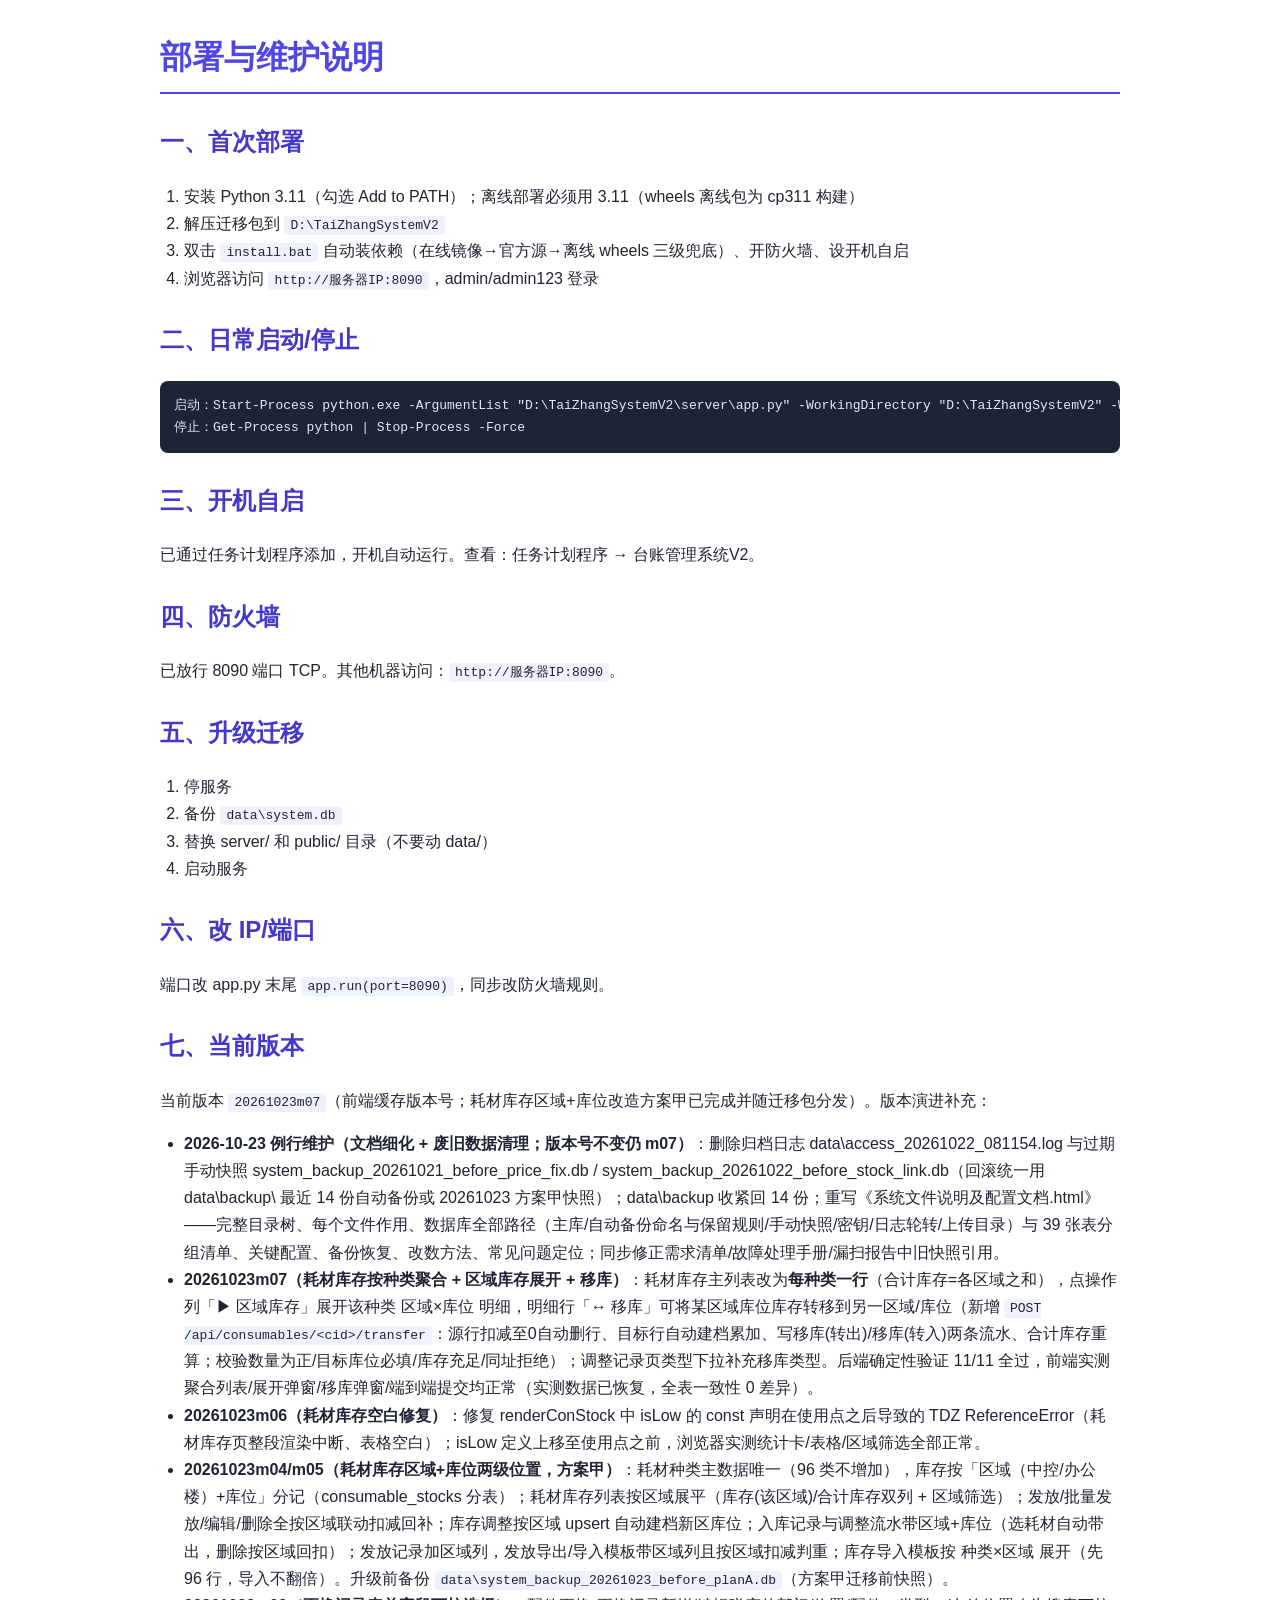
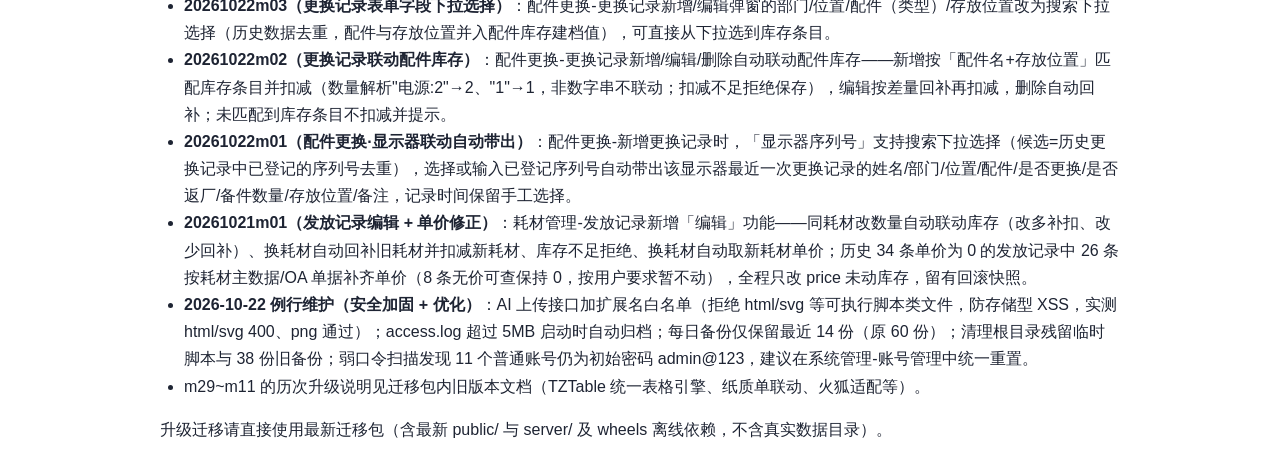
<file: 台账管理系统V2_迁移包_20261023_1344/docs/部署与维护说明.html>
<!DOCTYPE html>
<html lang="zh-CN"><head><meta charset="UTF-8"><title>部署与维护说明</title>
<style>body{font-family:"Microsoft YaHei",sans-serif;max-width:960px;margin:30px auto;padding:0 20px;color:#1e2433;line-height:1.7}h1{color:#4f46e5;border-bottom:2px solid #4f46e5;padding-bottom:8px}h2{color:#4338ca;margin-top:28px}ol,ul{padding-left:24px}code{background:#eef2ff;padding:2px 6px;border-radius:4px;font-size:13px}pre{background:#1e2433;color:#e0e7ff;padding:14px;border-radius:8px;overflow:auto;font-size:13px}</style></head><body>
<h1>部署与维护说明</h1>
<h2>一、首次部署</h2>
<ol>
<li>安装 Python 3.11（勾选 Add to PATH）；离线部署必须用 3.11（wheels 离线包为 cp311 构建）</li>
<li>解压迁移包到 <code>D:\TaiZhangSystemV2</code></li>
<li>双击 <code>install.bat</code> 自动装依赖（在线镜像→官方源→离线 wheels 三级兜底）、开防火墙、设开机自启</li>
<li>浏览器访问 <code>http://服务器IP:8090</code>，admin/admin123 登录</li>
</ol>
<h2>二、日常启动/停止</h2>
<pre>启动：Start-Process python.exe -ArgumentList "D:\TaiZhangSystemV2\server\app.py" -WorkingDirectory "D:\TaiZhangSystemV2" -WindowStyle Hidden
停止：Get-Process python | Stop-Process -Force</pre>
<h2>三、开机自启</h2>
<p>已通过任务计划程序添加，开机自动运行。查看：任务计划程序 → 台账管理系统V2。</p>
<h2>四、防火墙</h2>
<p>已放行 8090 端口 TCP。其他机器访问：<code>http://服务器IP:8090</code>。</p>
<h2>五、升级迁移</h2>
<ol>
<li>停服务</li>
<li>备份 <code>data\system.db</code></li>
<li>替换 server/ 和 public/ 目录（不要动 data/）</li>
<li>启动服务</li>
</ol>
<h2>六、改 IP/端口</h2>
<p>端口改 app.py 末尾 <code>app.run(port=8090)</code>，同步改防火墙规则。</p>
<h2>七、当前版本</h2>
<p>当前版本 <code>20261023m07</code>（前端缓存版本号；耗材库存区域+库位改造方案甲已完成并随迁移包分发）。版本演进补充：</p>
<ul>
<li><b>2026-10-23 例行维护（文档细化 + 废旧数据清理；版本号不变仍 m07）</b>：删除归档日志 data\access_20261022_081154.log 与过期手动快照 system_backup_20261021_before_price_fix.db / system_backup_20261022_before_stock_link.db（回滚统一用 data\backup\ 最近 14 份自动备份或 20261023 方案甲快照）；data\backup 收紧回 14 份；重写《系统文件说明及配置文档.html》——完整目录树、每个文件作用、数据库全部路径（主库/自动备份命名与保留规则/手动快照/密钥/日志轮转/上传目录）与 39 张表分组清单、关键配置、备份恢复、改数方法、常见问题定位；同步修正需求清单/故障处理手册/漏扫报告中旧快照引用。</li>
<li><b>20261023m07（耗材库存按种类聚合 + 区域库存展开 + 移库）</b>：耗材库存主列表改为<b>每种类一行</b>（合计库存=各区域之和），点操作列「▶ 区域库存」展开该种类 区域×库位 明细，明细行「↔ 移库」可将某区域库位库存转移到另一区域/库位（新增 <code>POST /api/consumables/&lt;cid&gt;/transfer</code>：源行扣减至0自动删行、目标行自动建档累加、写移库(转出)/移库(转入)两条流水、合计库存重算；校验数量为正/目标库位必填/库存充足/同址拒绝）；调整记录页类型下拉补充移库类型。后端确定性验证 11/11 全过，前端实测聚合列表/展开弹窗/移库弹窗/端到端提交均正常（实测数据已恢复，全表一致性 0 差异）。</li>
<li><b>20261023m06（耗材库存空白修复）</b>：修复 renderConStock 中 isLow 的 const 声明在使用点之后导致的 TDZ ReferenceError（耗材库存页整段渲染中断、表格空白）；isLow 定义上移至使用点之前，浏览器实测统计卡/表格/区域筛选全部正常。</li>
<li><b>20261023m04/m05（耗材库存区域+库位两级位置，方案甲）</b>：耗材种类主数据唯一（96 类不增加），库存按「区域（中控/办公楼）+库位」分记（consumable_stocks 分表）；耗材库存列表按区域展平（库存(该区域)/合计库存双列 + 区域筛选）；发放/批量发放/编辑/删除全按区域联动扣减回补；库存调整按区域 upsert 自动建档新区库位；入库记录与调整流水带区域+库位（选耗材自动带出，删除按区域回扣）；发放记录加区域列，发放导出/导入模板带区域列且按区域扣减判重；库存导入模板按 种类×区域 展开（先 96 行，导入不翻倍）。升级前备份 <code>data\system_backup_20261023_before_planA.db</code>（方案甲迁移前快照）。</li>
<li><b>20261022m03（更换记录表单字段下拉选择）</b>：配件更换-更换记录新增/编辑弹窗的部门/位置/配件（类型）/存放位置改为搜索下拉选择（历史数据去重，配件与存放位置并入配件库存建档值），可直接从下拉选到库存条目。</li>
<li><b>20261022m02（更换记录联动配件库存）</b>：配件更换-更换记录新增/编辑/删除自动联动配件库存——新增按「配件名+存放位置」匹配库存条目并扣减（数量解析"电源:2"→2、"1"→1，非数字串不联动；扣减不足拒绝保存），编辑按差量回补再扣减，删除自动回补；未匹配到库存条目不扣减并提示。</li>
<li><b>20261022m01（配件更换·显示器联动自动带出）</b>：配件更换-新增更换记录时，「显示器序列号」支持搜索下拉选择（候选=历史更换记录中已登记的序列号去重），选择或输入已登记序列号自动带出该显示器最近一次更换记录的姓名/部门/位置/配件/是否更换/是否返厂/备件数量/存放位置/备注，记录时间保留手工选择。</li>
<li><b>20261021m01（发放记录编辑 + 单价修正）</b>：耗材管理-发放记录新增「编辑」功能——同耗材改数量自动联动库存（改多补扣、改少回补）、换耗材自动回补旧耗材并扣减新耗材、库存不足拒绝、换耗材自动取新耗材单价；历史 34 条单价为 0 的发放记录中 26 条按耗材主数据/OA 单据补齐单价（8 条无价可查保持 0，按用户要求暂不动），全程只改 price 未动库存，留有回滚快照。</li>
<li><b>2026-10-22 例行维护（安全加固 + 优化）</b>：AI 上传接口加扩展名白名单（拒绝 html/svg 等可执行脚本类文件，防存储型 XSS，实测 html/svg 400、png 通过）；access.log 超过 5MB 启动时自动归档；每日备份仅保留最近 14 份（原 60 份）；清理根目录残留临时脚本与 38 份旧备份；弱口令扫描发现 11 个普通账号仍为初始密码 admin@123，建议在系统管理-账号管理中统一重置。</li>
<li>m29~m11 的历次升级说明见迁移包内旧版本文档（TZTable 统一表格引擎、纸质单联动、火狐适配等）。</li>
</ul>
<p>升级迁移请直接使用最新迁移包（含最新 public/ 与 server/ 及 wheels 离线依赖，不含真实数据目录）。</p>
</body></html>
</file>
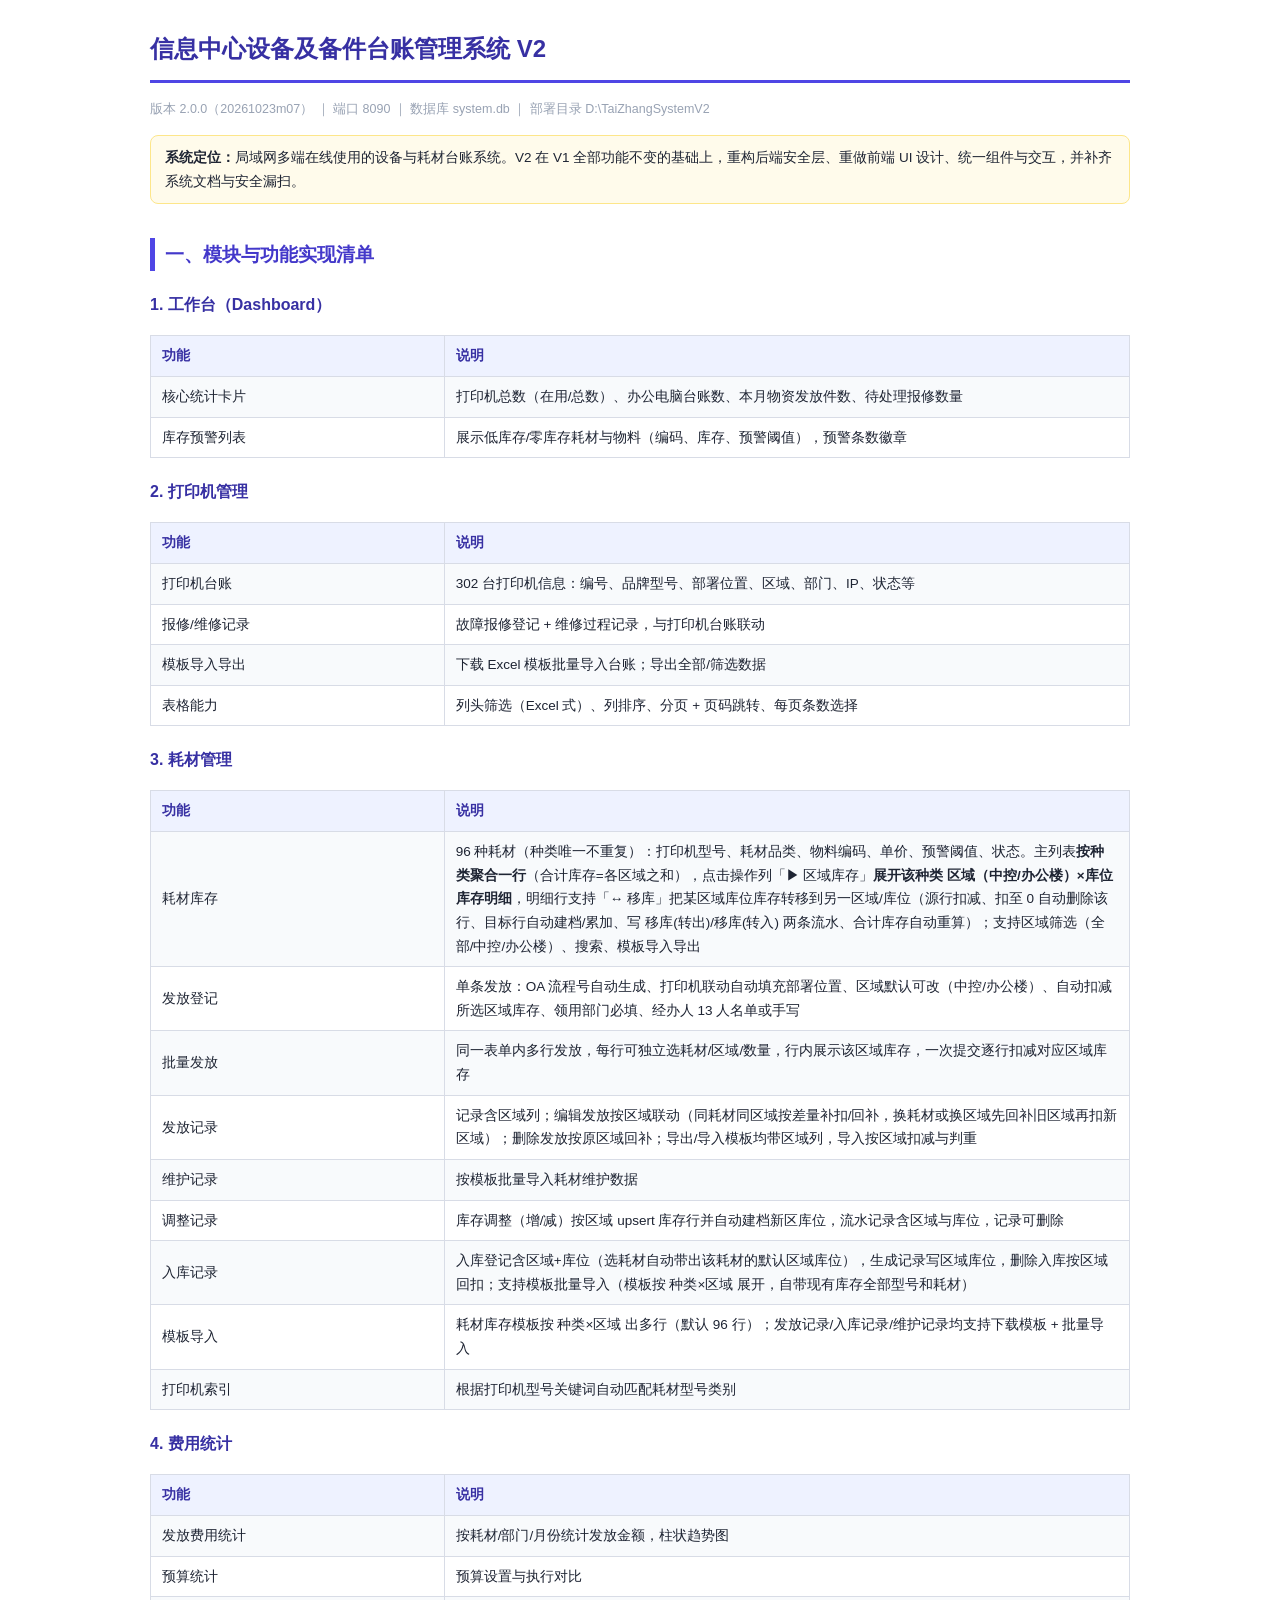
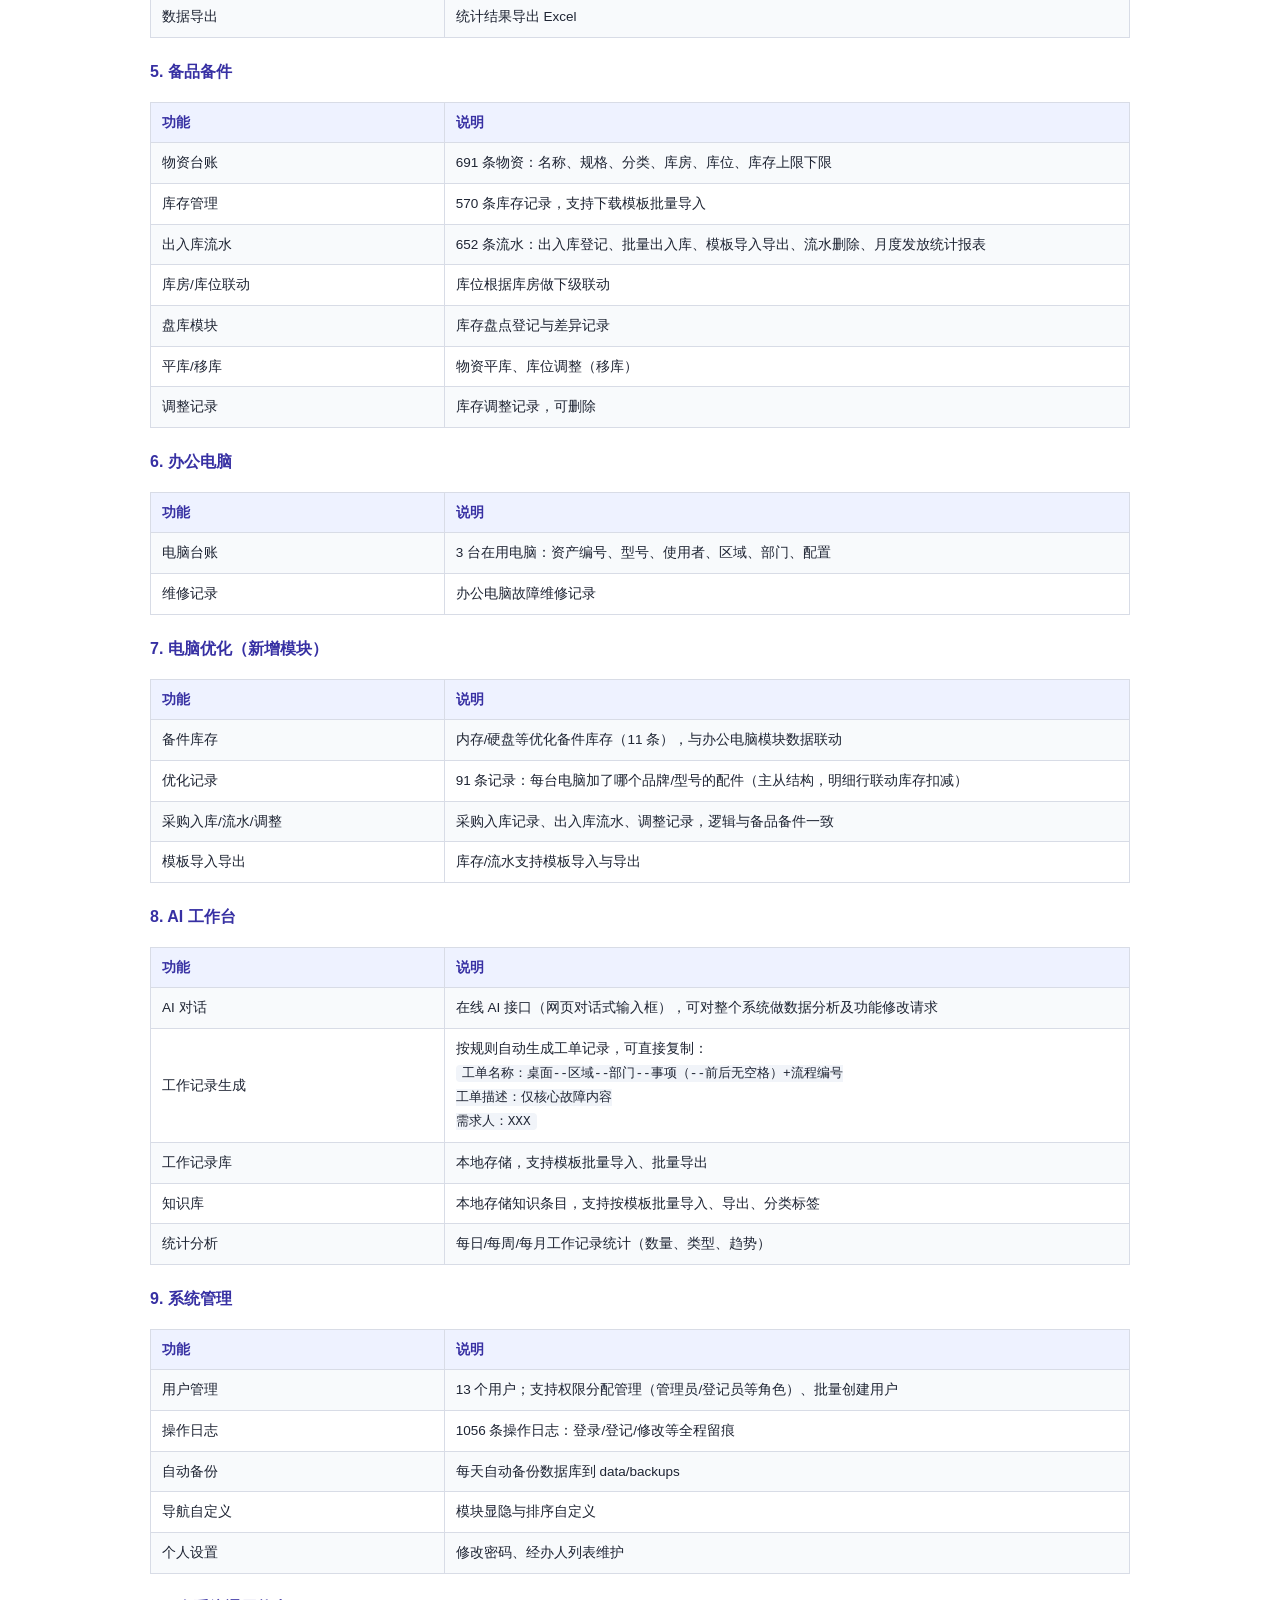
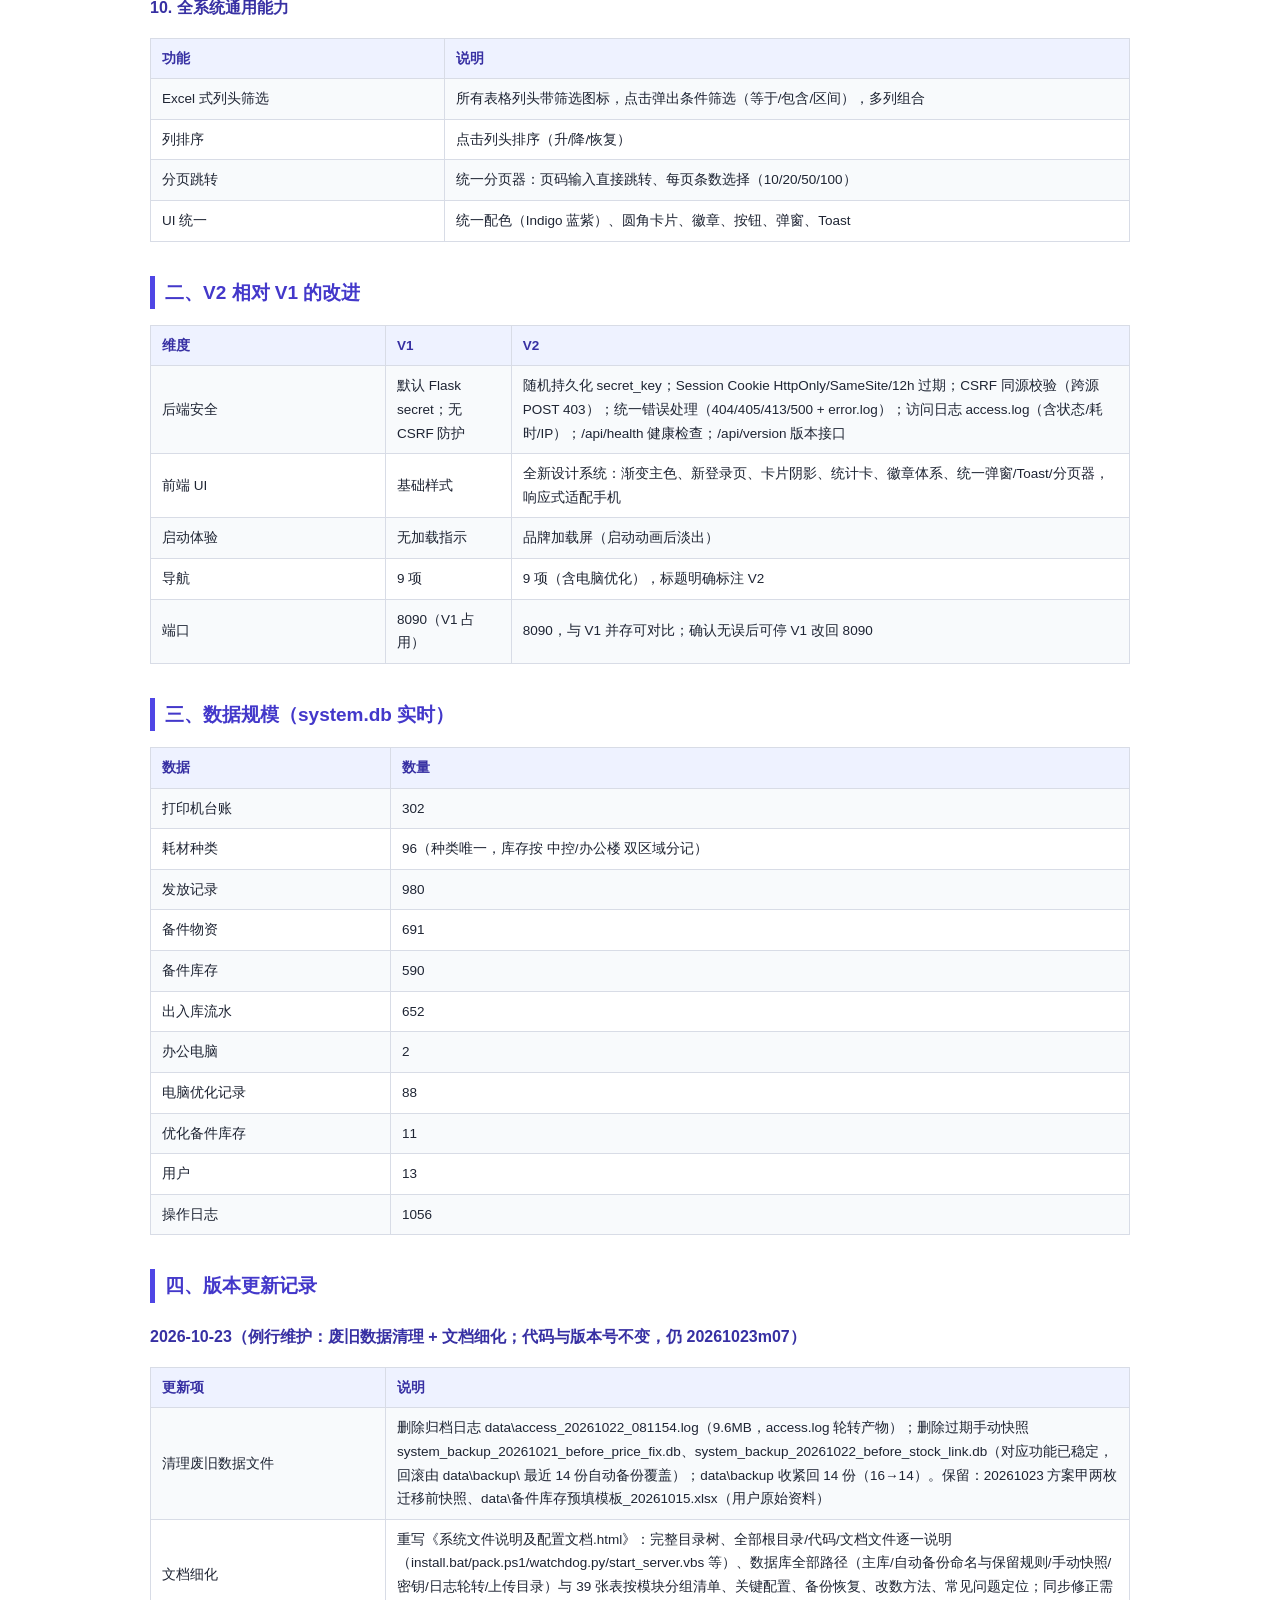
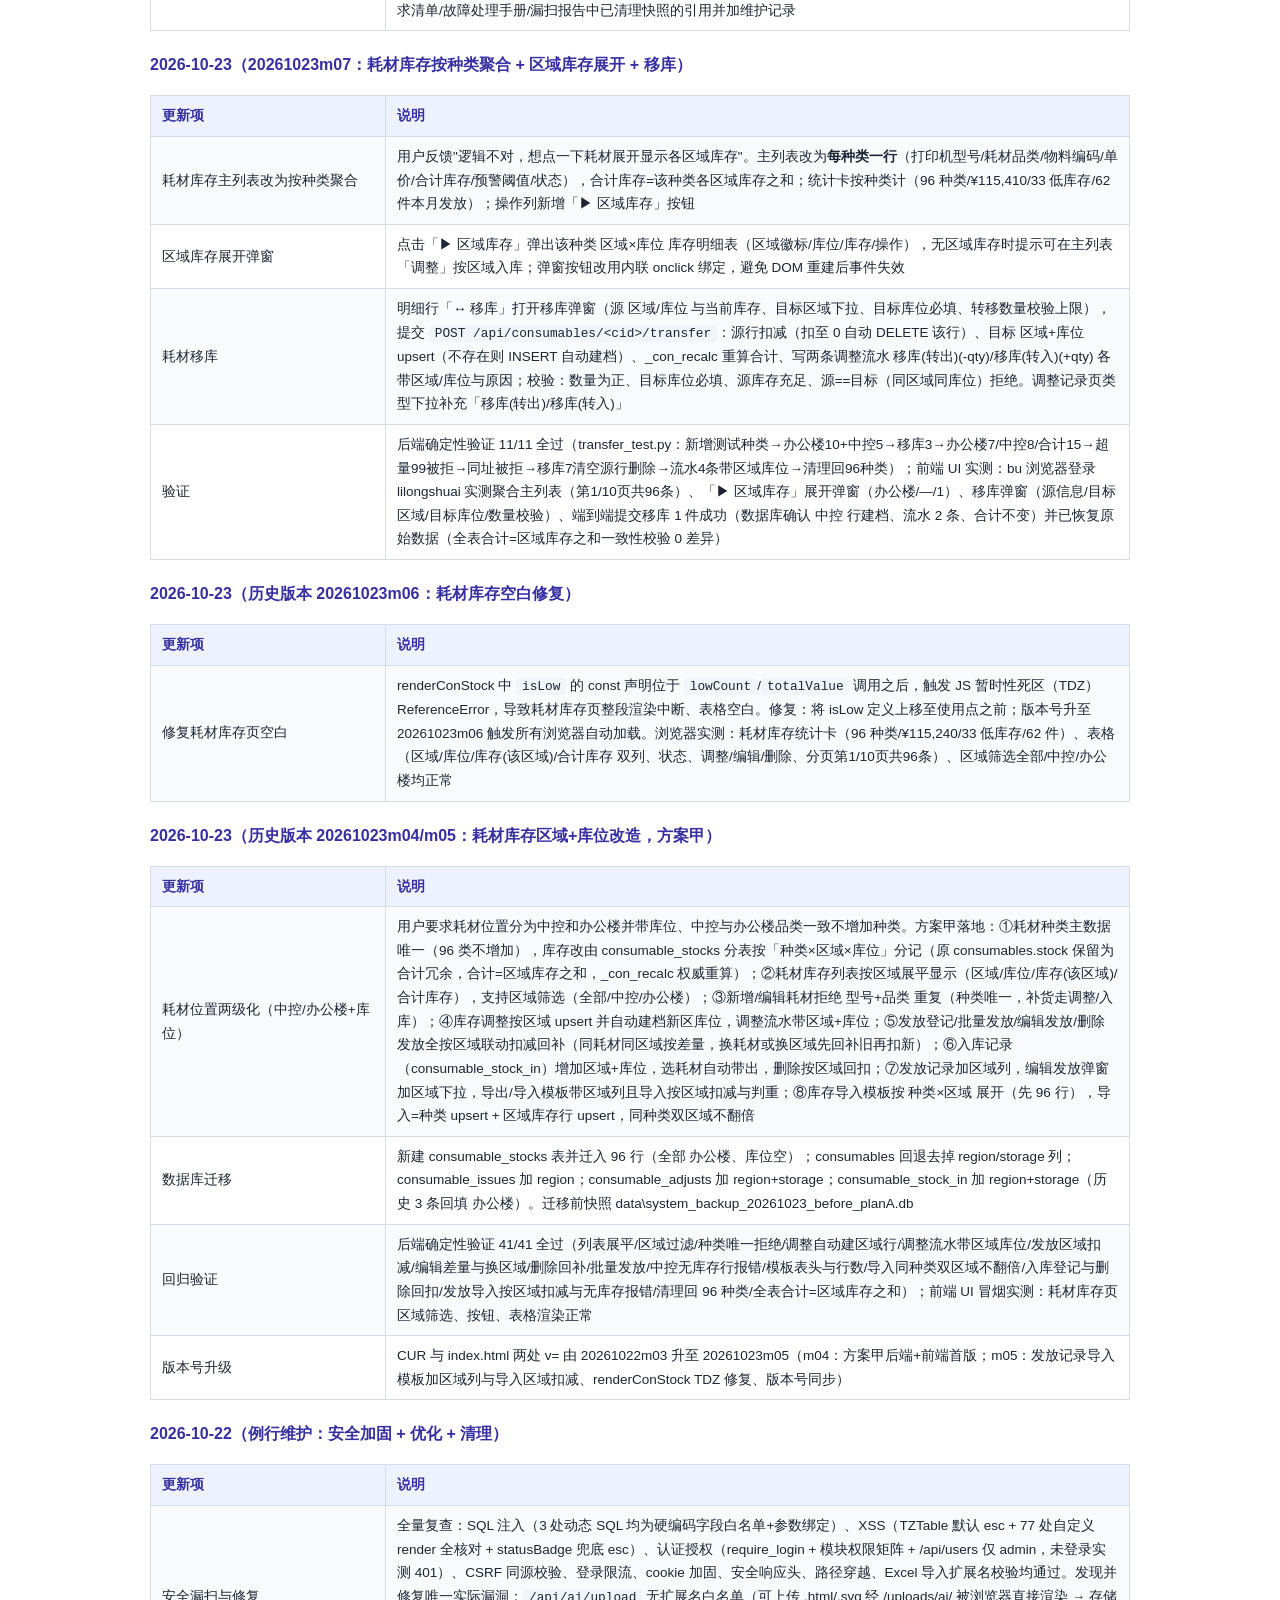
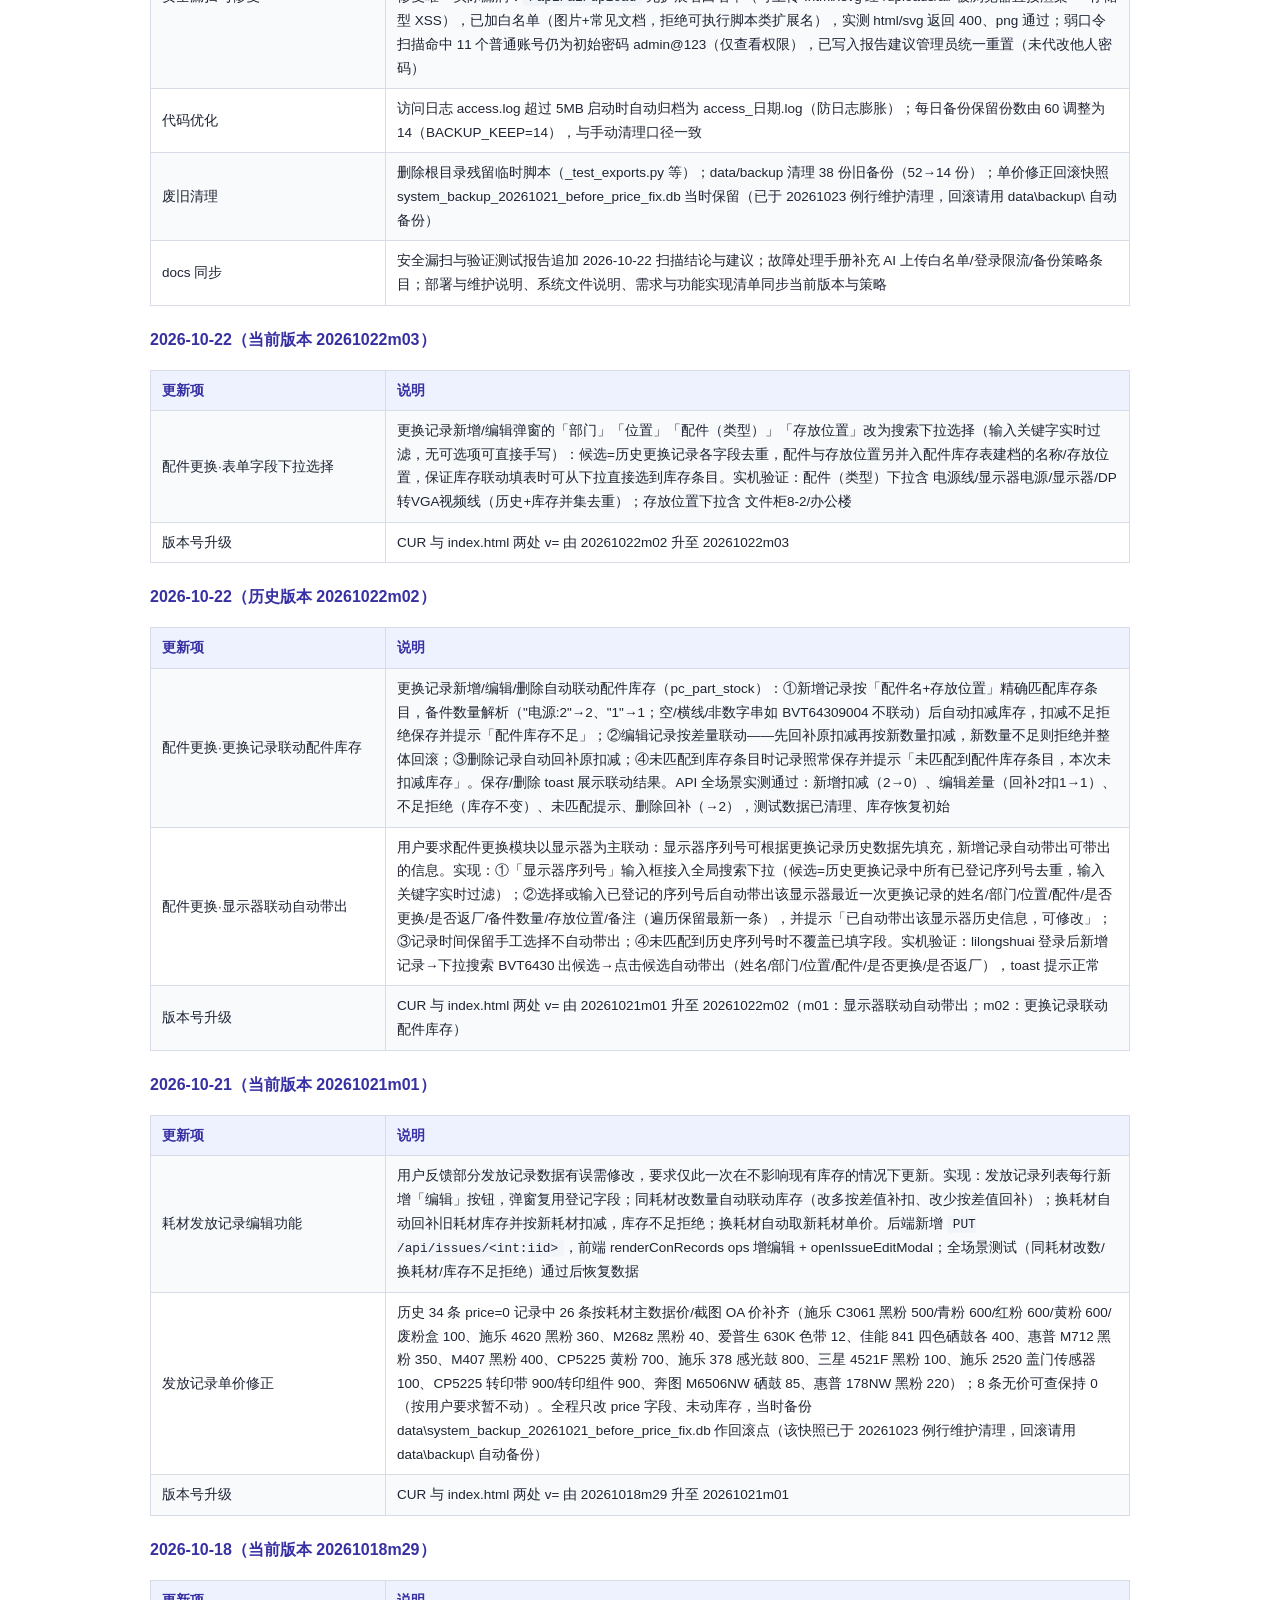
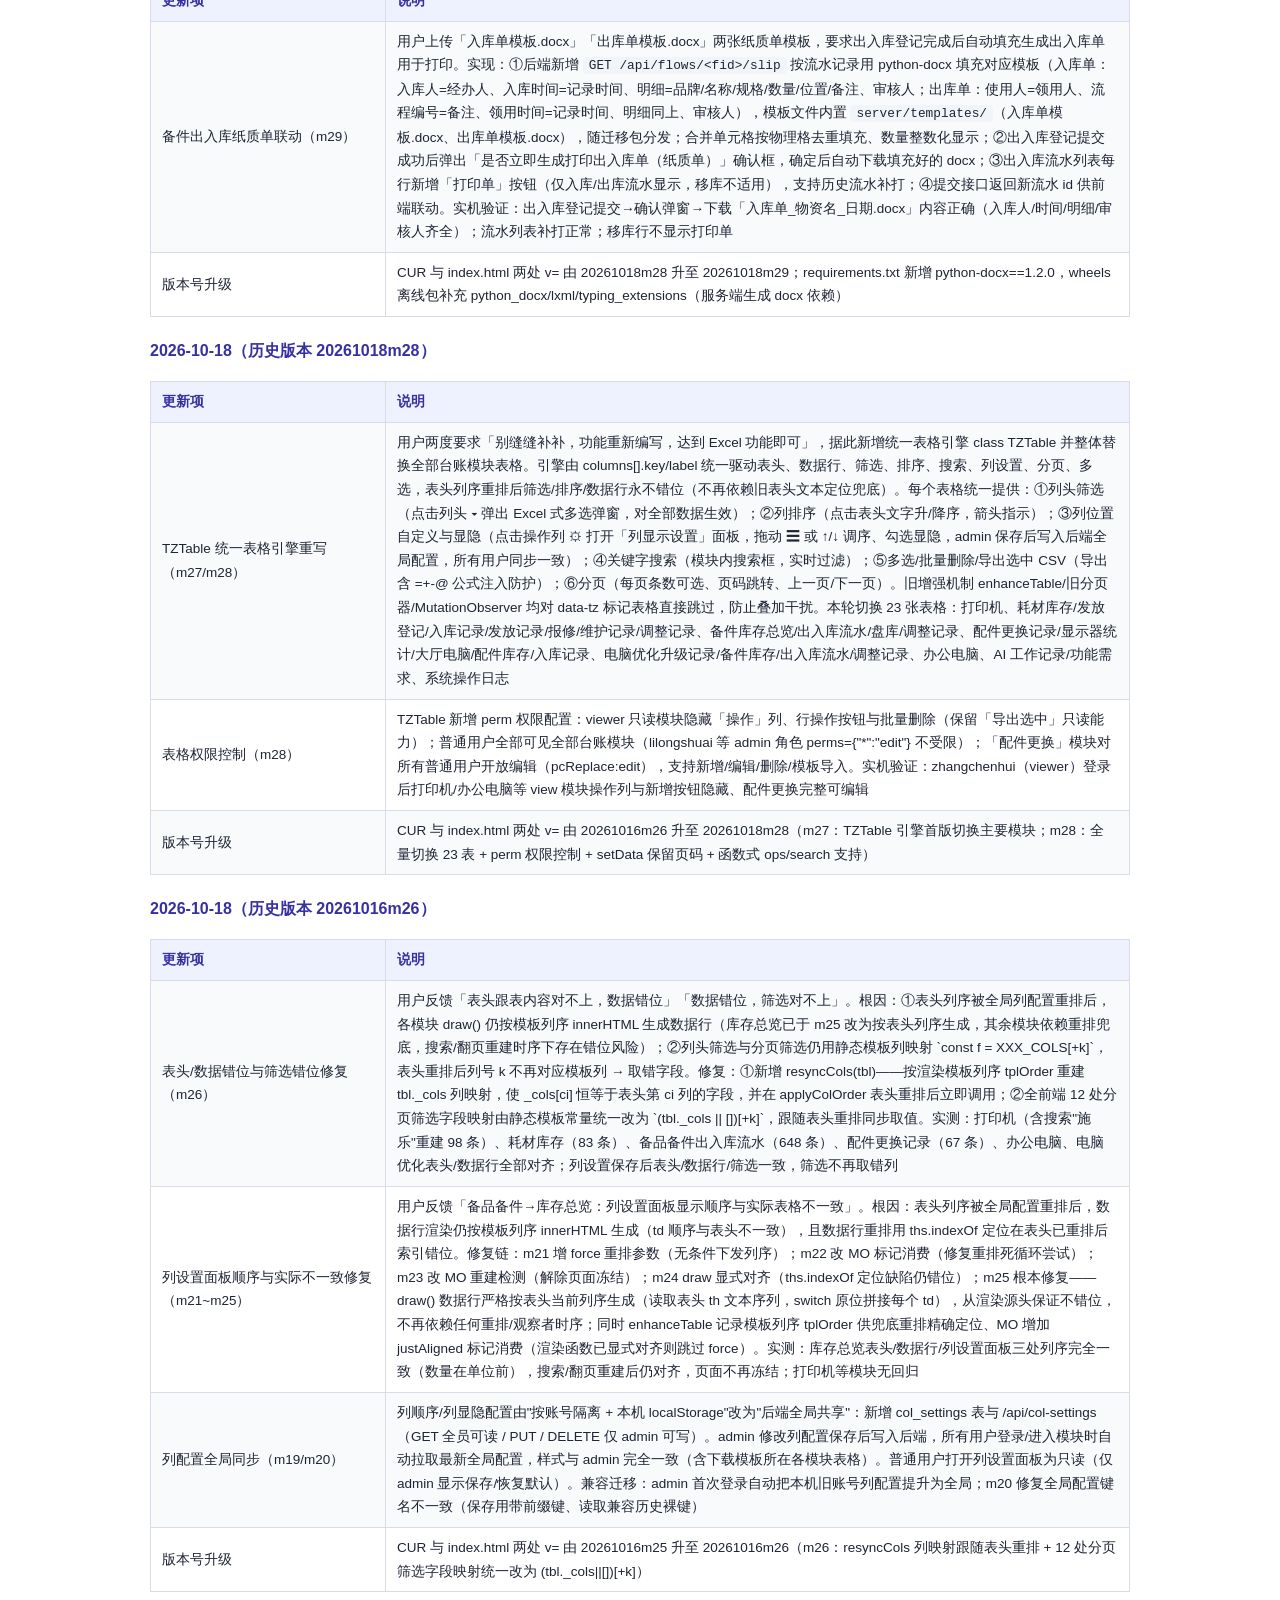
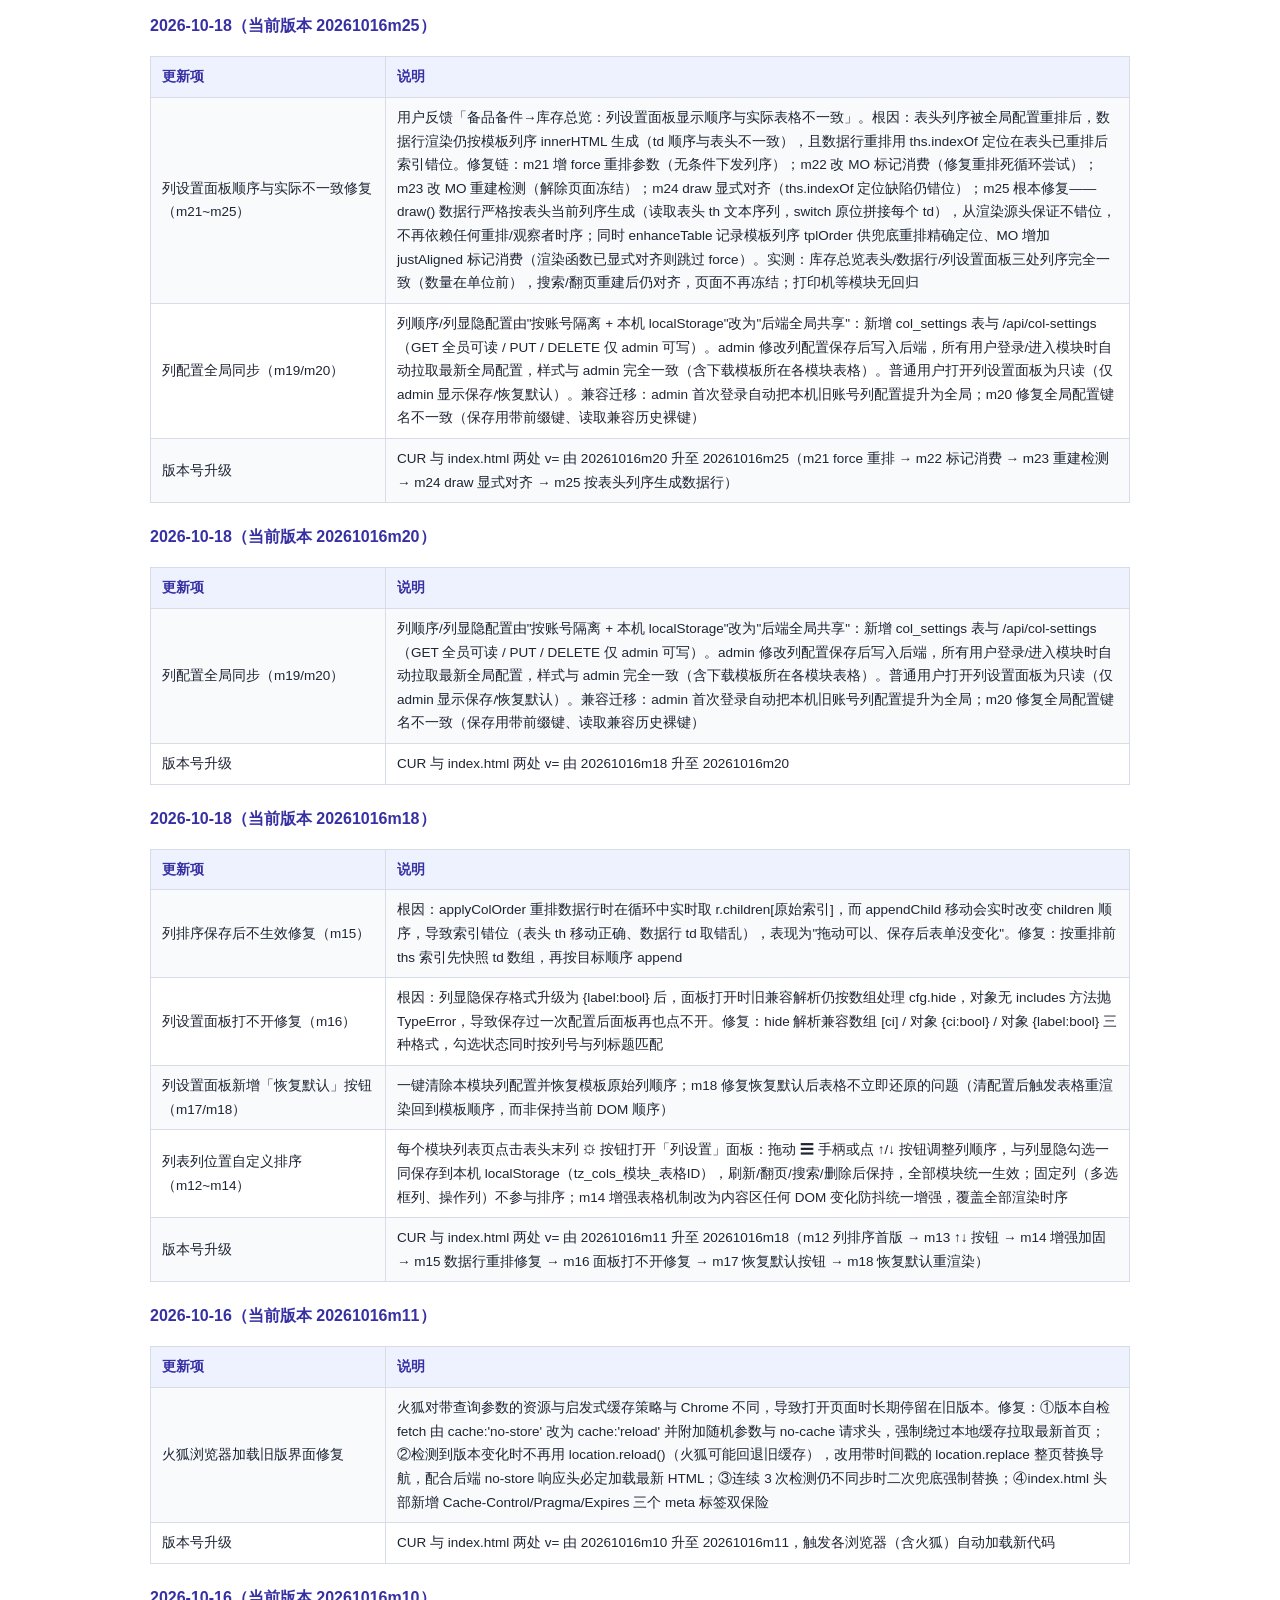
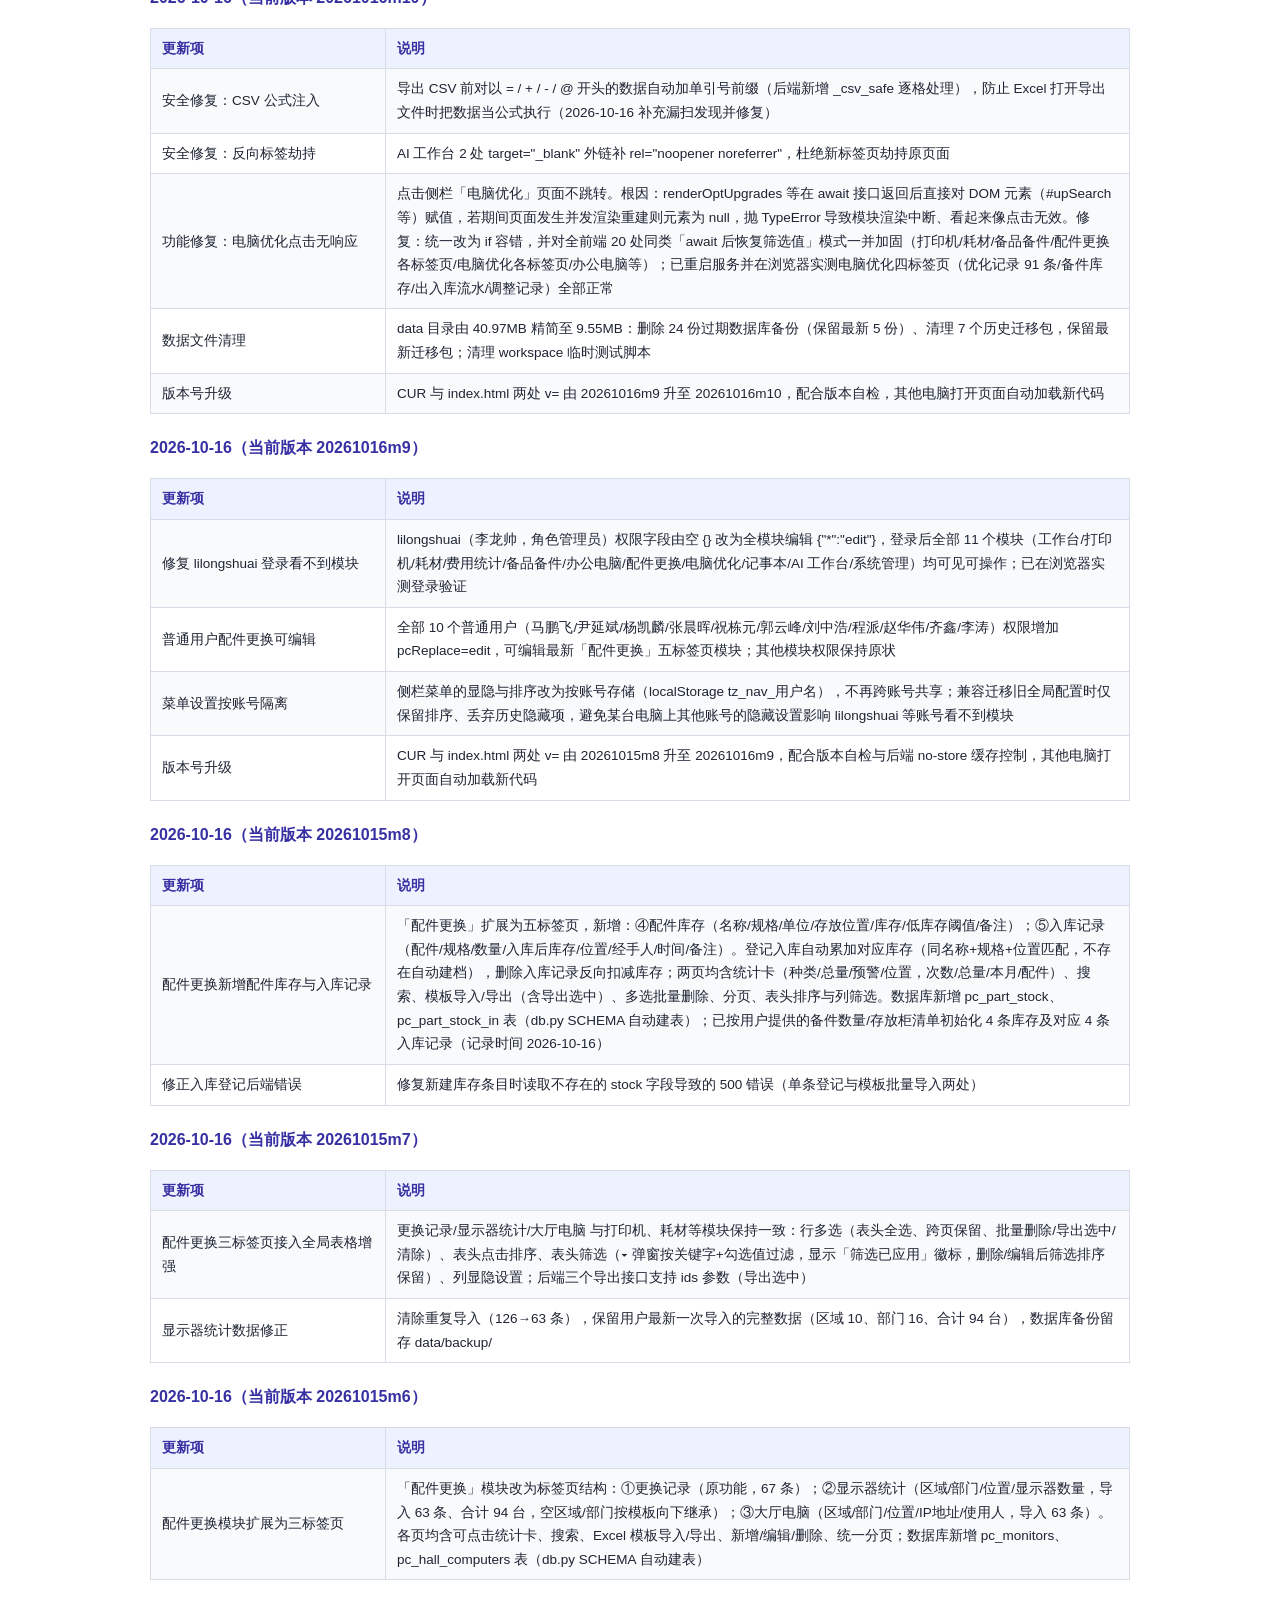
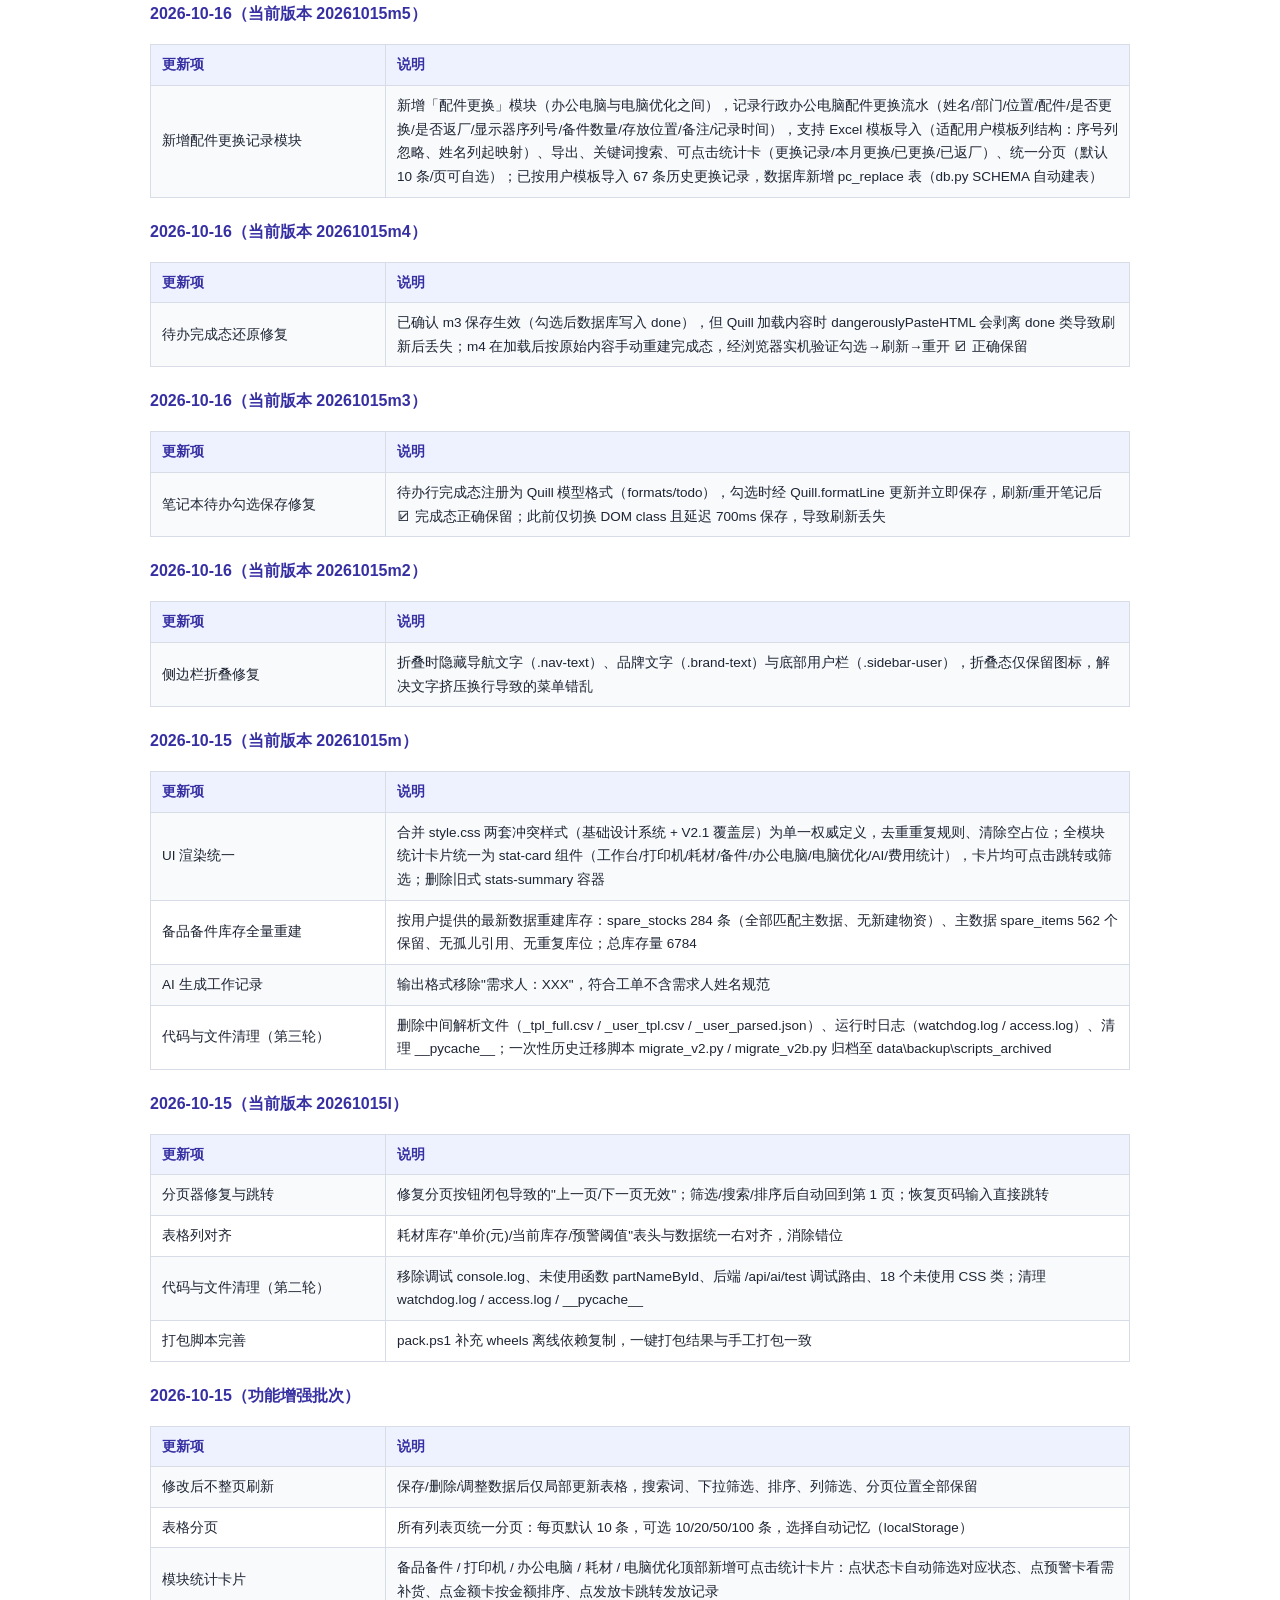
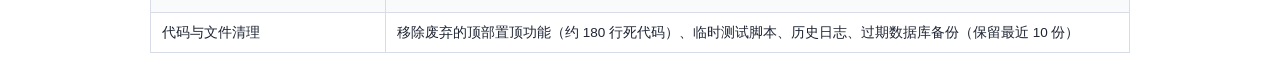
<file: 台账管理系统V2_迁移包_20261023_1344/docs/需求与功能实现清单.html>
<!DOCTYPE html>
<html lang="zh-CN">
<head>
<meta charset="UTF-8">
<title>需求与功能实现清单（V2）</title>
<style>
body{ font-family:"Microsoft YaHei",sans-serif; margin:28px auto; max-width:980px; color:#1e2433; line-height:1.75; padding:0 20px; }
h1{ font-size:24px; border-bottom:3px solid #4f46e5; padding-bottom:10px; color:#3730a3; }
h2{ font-size:19px; margin-top:34px; color:#4338ca; border-left:5px solid #4f46e5; padding-left:10px; }
h3{ font-size:16px; margin-top:20px; color:#3730a3; }
table{ border-collapse:collapse; width:100%; margin:12px 0; font-size:13.5px; }
th,td{ border:1px solid #d8dce6; padding:8px 11px; text-align:left; }
th{ background:#eef2ff; color:#3730a3; font-weight:700; }
tr:nth-child(even){ background:#f8fafc; }
.tag{ display:inline-block; background:#eef2ff; color:#4338ca; border-radius:5px; padding:1px 8px; font-size:12px; margin-right:5px; }
.ver{ color:#98a2b3; font-size:12.5px; }
.note{ background:#fffbeb; border:1px solid #fde68a; border-radius:8px; padding:10px 14px; margin:14px 0; font-size:13.5px; }
code{ background:#f1f4f9; border-radius:4px; padding:1px 6px; font-size:12.8px; }
</style>
</head>
<body>
<h1>信息中心设备及备件台账管理系统 V2</h1>
<p class="ver">版本 2.0.0（20261023m07） ｜ 端口 8090 ｜ 数据库 system.db ｜ 部署目录 D:\TaiZhangSystemV2</p>

<div class="note"><b>系统定位：</b>局域网多端在线使用的设备与耗材台账系统。V2 在 V1 全部功能不变的基础上，重构后端安全层、重做前端 UI 设计、统一组件与交互，并补齐系统文档与安全漏扫。</div>

<h2>一、模块与功能实现清单</h2>

<h3>1. 工作台（Dashboard）</h3>
<table>
<tr><th style="width:30%">功能</th><th>说明</th></tr>
<tr><td>核心统计卡片</td><td>打印机总数（在用/总数）、办公电脑台账数、本月物资发放件数、待处理报修数量</td></tr>
<tr><td>库存预警列表</td><td>展示低库存/零库存耗材与物料（编码、库存、预警阈值），预警条数徽章</td></tr>
</table>

<h3>2. 打印机管理</h3>
<table>
<tr><th style="width:30%">功能</th><th>说明</th></tr>
<tr><td>打印机台账</td><td>302 台打印机信息：编号、品牌型号、部署位置、区域、部门、IP、状态等</td></tr>
<tr><td>报修/维修记录</td><td>故障报修登记 + 维修过程记录，与打印机台账联动</td></tr>
<tr><td>模板导入导出</td><td>下载 Excel 模板批量导入台账；导出全部/筛选数据</td></tr>
<tr><td>表格能力</td><td>列头筛选（Excel 式）、列排序、分页 + 页码跳转、每页条数选择</td></tr>
</table>

<h3>3. 耗材管理</h3>
<table>
<tr><th style="width:30%">功能</th><th>说明</th></tr>
<tr><td>耗材库存</td><td>96 种耗材（种类唯一不重复）：打印机型号、耗材品类、物料编码、单价、预警阈值、状态。主列表<b>按种类聚合一行</b>（合计库存=各区域之和），点击操作列「▶ 区域库存」<b>展开该种类 区域（中控/办公楼）×库位 库存明细</b>，明细行支持「↔ 移库」把某区域库位库存转移到另一区域/库位（源行扣减、扣至 0 自动删除该行、目标行自动建档/累加、写 移库(转出)/移库(转入) 两条流水、合计库存自动重算）；支持区域筛选（全部/中控/办公楼）、搜索、模板导入导出</td></tr>
<tr><td>发放登记</td><td>单条发放：OA 流程号自动生成、打印机联动自动填充部署位置、区域默认可改（中控/办公楼）、自动扣减所选区域库存、领用部门必填、经办人 13 人名单或手写</td></tr>
<tr><td>批量发放</td><td>同一表单内多行发放，每行可独立选耗材/区域/数量，行内展示该区域库存，一次提交逐行扣减对应区域库存</td></tr>
<tr><td>发放记录</td><td>记录含区域列；编辑发放按区域联动（同耗材同区域按差量补扣/回补，换耗材或换区域先回补旧区域再扣新区域）；删除发放按原区域回补；导出/导入模板均带区域列，导入按区域扣减与判重</td></tr>
<tr><td>维护记录</td><td>按模板批量导入耗材维护数据</td></tr>
<tr><td>调整记录</td><td>库存调整（增/减）按区域 upsert 库存行并自动建档新区库位，流水记录含区域与库位，记录可删除</td></tr>
<tr><td>入库记录</td><td>入库登记含区域+库位（选耗材自动带出该耗材的默认区域库位），生成记录写区域库位，删除入库按区域回扣；支持模板批量导入（模板按 种类×区域 展开，自带现有库存全部型号和耗材）</td></tr>
<tr><td>模板导入</td><td>耗材库存模板按 种类×区域 出多行（默认 96 行）；发放记录/入库记录/维护记录均支持下载模板 + 批量导入</td></tr>
<tr><td>打印机索引</td><td>根据打印机型号关键词自动匹配耗材型号类别</td></tr>
</table>

<h3>4. 费用统计</h3>
<table>
<tr><th style="width:30%">功能</th><th>说明</th></tr>
<tr><td>发放费用统计</td><td>按耗材/部门/月份统计发放金额，柱状趋势图</td></tr>
<tr><td>预算统计</td><td>预算设置与执行对比</td></tr>
<tr><td>数据导出</td><td>统计结果导出 Excel</td></tr>
</table>

<h3>5. 备品备件</h3>
<table>
<tr><th style="width:30%">功能</th><th>说明</th></tr>
<tr><td>物资台账</td><td>691 条物资：名称、规格、分类、库房、库位、库存上限下限</td></tr>
<tr><td>库存管理</td><td>570 条库存记录，支持下载模板批量导入</td></tr>
<tr><td>出入库流水</td><td>652 条流水：出入库登记、批量出入库、模板导入导出、流水删除、月度发放统计报表</td></tr>
<tr><td>库房/库位联动</td><td>库位根据库房做下级联动</td></tr>
<tr><td>盘库模块</td><td>库存盘点登记与差异记录</td></tr>
<tr><td>平库/移库</td><td>物资平库、库位调整（移库）</td></tr>
<tr><td>调整记录</td><td>库存调整记录，可删除</td></tr>
</table>

<h3>6. 办公电脑</h3>
<table>
<tr><th style="width:30%">功能</th><th>说明</th></tr>
<tr><td>电脑台账</td><td>3 台在用电脑：资产编号、型号、使用者、区域、部门、配置</td></tr>
<tr><td>维修记录</td><td>办公电脑故障维修记录</td></tr>
</table>

<h3>7. 电脑优化（新增模块）</h3>
<table>
<tr><th style="width:30%">功能</th><th>说明</th></tr>
<tr><td>备件库存</td><td>内存/硬盘等优化备件库存（11 条），与办公电脑模块数据联动</td></tr>
<tr><td>优化记录</td><td>91 条记录：每台电脑加了哪个品牌/型号的配件（主从结构，明细行联动库存扣减）</td></tr>
<tr><td>采购入库/流水/调整</td><td>采购入库记录、出入库流水、调整记录，逻辑与备品备件一致</td></tr>
<tr><td>模板导入导出</td><td>库存/流水支持模板导入与导出</td></tr>
</table>

<h3>8. AI 工作台</h3>
<table>
<tr><th style="width:30%">功能</th><th>说明</th></tr>
<tr><td>AI 对话</td><td>在线 AI 接口（网页对话式输入框），可对整个系统做数据分析及功能修改请求</td></tr>
<tr><td>工作记录生成</td><td>按规则自动生成工单记录，可直接复制：<br><code>工单名称：桌面--区域--部门--事项（--前后无空格）+流程编号<br>工单描述：仅核心故障内容<br>需求人：XXX</code></td></tr>
<tr><td>工作记录库</td><td>本地存储，支持模板批量导入、批量导出</td></tr>
<tr><td>知识库</td><td>本地存储知识条目，支持按模板批量导入、导出、分类标签</td></tr>
<tr><td>统计分析</td><td>每日/每周/每月工作记录统计（数量、类型、趋势）</td></tr>
</table>

<h3>9. 系统管理</h3>
<table>
<tr><th style="width:30%">功能</th><th>说明</th></tr>
<tr><td>用户管理</td><td>13 个用户；支持权限分配管理（管理员/登记员等角色）、批量创建用户</td></tr>
<tr><td>操作日志</td><td>1056 条操作日志：登录/登记/修改等全程留痕</td></tr>
<tr><td>自动备份</td><td>每天自动备份数据库到 data/backups</td></tr>
<tr><td>导航自定义</td><td>模块显隐与排序自定义</td></tr>
<tr><td>个人设置</td><td>修改密码、经办人列表维护</td></tr>
</table>

<h3>10. 全系统通用能力</h3>
<table>
<tr><th style="width:30%">功能</th><th>说明</th></tr>
<tr><td>Excel 式列头筛选</td><td>所有表格列头带筛选图标，点击弹出条件筛选（等于/包含/区间），多列组合</td></tr>
<tr><td>列排序</td><td>点击列头排序（升/降/恢复）</td></tr>
<tr><td>分页跳转</td><td>统一分页器：页码输入直接跳转、每页条数选择（10/20/50/100）</td></tr>
<tr><td>UI 统一</td><td>统一配色（Indigo 蓝紫）、圆角卡片、徽章、按钮、弹窗、Toast</td></tr>
</table>

<h2>二、V2 相对 V1 的改进</h2>
<table>
<tr><th style="width:24%">维度</th><th>V1</th><th>V2</th></tr>
<tr><td>后端安全</td><td>默认 Flask secret；无 CSRF 防护</td><td>随机持久化 secret_key；Session Cookie HttpOnly/SameSite/12h 过期；CSRF 同源校验（跨源 POST 403）；统一错误处理（404/405/413/500 + error.log）；访问日志 access.log（含状态/耗时/IP）；/api/health 健康检查；/api/version 版本接口</td></tr>
<tr><td>前端 UI</td><td>基础样式</td><td>全新设计系统：渐变主色、新登录页、卡片阴影、统计卡、徽章体系、统一弹窗/Toast/分页器，响应式适配手机</td></tr>
<tr><td>启动体验</td><td>无加载指示</td><td>品牌加载屏（启动动画后淡出）</td></tr>
<tr><td>导航</td><td>9 项</td><td>9 项（含电脑优化），标题明确标注 V2</td></tr>
<tr><td>端口</td><td>8090（V1 占用）</td><td>8090，与 V1 并存可对比；确认无误后可停 V1 改回 8090</td></tr>
</table>

<h2>三、数据规模（system.db 实时）</h2>
<table>
<tr><th>数据</th><th>数量</th></tr>
<tr><td>打印机台账</td><td>302</td></tr>
<tr><td>耗材种类</td><td>96（种类唯一，库存按 中控/办公楼 双区域分记）</td></tr>
<tr><td>发放记录</td><td>980</td></tr>
<tr><td>备件物资</td><td>691</td></tr>
<tr><td>备件库存</td><td>590</td></tr>
<tr><td>出入库流水</td><td>652</td></tr>
<tr><td>办公电脑</td><td>2</td></tr>
<tr><td>电脑优化记录</td><td>88</td></tr>
<tr><td>优化备件库存</td><td>11</td></tr>
<tr><td>用户</td><td>13</td></tr>
<tr><td>操作日志</td><td>1056</td></tr>
</table>

<h2>四、版本更新记录</h2>
<h3>2026-10-23（例行维护：废旧数据清理 + 文档细化；代码与版本号不变，仍 20261023m07）</h3>
<table>
<tr><th style="width:24%">更新项</th><th>说明</th></tr>
<tr><td>清理废旧数据文件</td><td>删除归档日志 data\access_20261022_081154.log（9.6MB，access.log 轮转产物）；删除过期手动快照 system_backup_20261021_before_price_fix.db、system_backup_20261022_before_stock_link.db（对应功能已稳定，回滚由 data\backup\ 最近 14 份自动备份覆盖）；data\backup 收紧回 14 份（16→14）。保留：20261023 方案甲两枚迁移前快照、data\备件库存预填模板_20261015.xlsx（用户原始资料）</td></tr>
<tr><td>文档细化</td><td>重写《系统文件说明及配置文档.html》：完整目录树、全部根目录/代码/文档文件逐一说明（install.bat/pack.ps1/watchdog.py/start_server.vbs 等）、数据库全部路径（主库/自动备份命名与保留规则/手动快照/密钥/日志轮转/上传目录）与 39 张表按模块分组清单、关键配置、备份恢复、改数方法、常见问题定位；同步修正需求清单/故障处理手册/漏扫报告中已清理快照的引用并加维护记录</td></tr>
</table>
<h3>2026-10-23（20261023m07：耗材库存按种类聚合 + 区域库存展开 + 移库）</h3>
<table>
<tr><th style="width:24%">更新项</th><th>说明</th></tr>
<tr><td>耗材库存主列表改为按种类聚合</td><td>用户反馈"逻辑不对，想点一下耗材展开显示各区域库存"。主列表改为<b>每种类一行</b>（打印机型号/耗材品类/物料编码/单价/合计库存/预警阈值/状态），合计库存=该种类各区域库存之和；统计卡按种类计（96 种类/¥115,410/33 低库存/62 件本月发放）；操作列新增「▶ 区域库存」按钮</td></tr>
<tr><td>区域库存展开弹窗</td><td>点击「▶ 区域库存」弹出该种类 区域×库位 库存明细表（区域徽标/库位/库存/操作），无区域库存时提示可在主列表「调整」按区域入库；弹窗按钮改用内联 onclick 绑定，避免 DOM 重建后事件失效</td></tr>
<tr><td>耗材移库</td><td>明细行「↔ 移库」打开移库弹窗（源 区域/库位 与当前库存、目标区域下拉、目标库位必填、转移数量校验上限），提交 <code>POST /api/consumables/&lt;cid&gt;/transfer</code>：源行扣减（扣至 0 自动 DELETE 该行）、目标 区域+库位 upsert（不存在则 INSERT 自动建档）、_con_recalc 重算合计、写两条调整流水 移库(转出)(-qty)/移库(转入)(+qty) 各带区域/库位与原因；校验：数量为正、目标库位必填、源库存充足、源==目标（同区域同库位）拒绝。调整记录页类型下拉补充「移库(转出)/移库(转入)」</td></tr>
<tr><td>验证</td><td>后端确定性验证 11/11 全过（transfer_test.py：新增测试种类→办公楼10+中控5→移库3→办公楼7/中控8/合计15→超量99被拒→同址被拒→移库7清空源行删除→流水4条带区域库位→清理回96种类）；前端 UI 实测：bu 浏览器登录 lilongshuai 实测聚合主列表（第1/10页共96条）、「▶ 区域库存」展开弹窗（办公楼/—/1）、移库弹窗（源信息/目标区域/目标库位/数量校验）、端到端提交移库 1 件成功（数据库确认 中控 行建档、流水 2 条、合计不变）并已恢复原始数据（全表合计=区域库存之和一致性校验 0 差异）</td></tr>
</table>
<h3>2026-10-23（历史版本 20261023m06：耗材库存空白修复）</h3>
<table>
<tr><th style="width:24%">更新项</th><th>说明</th></tr>
<tr><td>修复耗材库存页空白</td><td>renderConStock 中 <code>isLow</code> 的 const 声明位于 <code>lowCount</code>/<code>totalValue</code> 调用之后，触发 JS 暂时性死区（TDZ）ReferenceError，导致耗材库存页整段渲染中断、表格空白。修复：将 isLow 定义上移至使用点之前；版本号升至 20261023m06 触发所有浏览器自动加载。浏览器实测：耗材库存统计卡（96 种类/¥115,240/33 低库存/62 件）、表格（区域/库位/库存(该区域)/合计库存 双列、状态、调整/编辑/删除、分页第1/10页共96条）、区域筛选全部/中控/办公楼均正常</td></tr>
</table>
<h3>2026-10-23（历史版本 20261023m04/m05：耗材库存区域+库位改造，方案甲）</h3>
<table>
<tr><th style="width:24%">更新项</th><th>说明</th></tr>
<tr><td>耗材位置两级化（中控/办公楼+库位）</td><td>用户要求耗材位置分为中控和办公楼并带库位、中控与办公楼品类一致不增加种类。方案甲落地：①耗材种类主数据唯一（96 类不增加），库存改由 consumable_stocks 分表按「种类×区域×库位」分记（原 consumables.stock 保留为合计冗余，合计=区域库存之和，_con_recalc 权威重算）；②耗材库存列表按区域展平显示（区域/库位/库存(该区域)/合计库存），支持区域筛选（全部/中控/办公楼）；③新增/编辑耗材拒绝 型号+品类 重复（种类唯一，补货走调整/入库）；④库存调整按区域 upsert 并自动建档新区库位，调整流水带区域+库位；⑤发放登记/批量发放/编辑发放/删除发放全按区域联动扣减回补（同耗材同区域按差量，换耗材或换区域先回补旧再扣新）；⑥入库记录（consumable_stock_in）增加区域+库位，选耗材自动带出，删除按区域回扣；⑦发放记录加区域列，编辑发放弹窗加区域下拉，导出/导入模板带区域列且导入按区域扣减与判重；⑧库存导入模板按 种类×区域 展开（先 96 行），导入=种类 upsert + 区域库存行 upsert，同种类双区域不翻倍</td></tr>
<tr><td>数据库迁移</td><td>新建 consumable_stocks 表并迁入 96 行（全部 办公楼、库位空）；consumables 回退去掉 region/storage 列；consumable_issues 加 region；consumable_adjusts 加 region+storage；consumable_stock_in 加 region+storage（历史 3 条回填 办公楼）。迁移前快照 data\system_backup_20261023_before_planA.db</td></tr>
<tr><td>回归验证</td><td>后端确定性验证 41/41 全过（列表展平/区域过滤/种类唯一拒绝/调整自动建区域行/调整流水带区域库位/发放区域扣减/编辑差量与换区域/删除回补/批量发放/中控无库存行报错/模板表头与行数/导入同种类双区域不翻倍/入库登记与删除回扣/发放导入按区域扣减与无库存报错/清理回 96 种类/全表合计=区域库存之和）；前端 UI 冒烟实测：耗材库存页区域筛选、按钮、表格渲染正常</td></tr>
<tr><td>版本号升级</td><td>CUR 与 index.html 两处 v= 由 20261022m03 升至 20261023m05（m04：方案甲后端+前端首版；m05：发放记录导入模板加区域列与导入区域扣减、renderConStock TDZ 修复、版本号同步）</td></tr>
</table>
<h3>2026-10-22（例行维护：安全加固 + 优化 + 清理）</h3>
<table>
<tr><th style="width:24%">更新项</th><th>说明</th></tr>
<tr><td>安全漏扫与修复</td><td>全量复查：SQL 注入（3 处动态 SQL 均为硬编码字段白名单+参数绑定）、XSS（TZTable 默认 esc + 77 处自定义 render 全核对 + statusBadge 兜底 esc）、认证授权（require_login + 模块权限矩阵 + /api/users 仅 admin，未登录实测 401）、CSRF 同源校验、登录限流、cookie 加固、安全响应头、路径穿越、Excel 导入扩展名校验均通过。发现并修复唯一实际漏洞：<code>/api/ai/upload</code> 无扩展名白名单（可上传 .html/.svg 经 /uploads/ai/ 被浏览器直接渲染 → 存储型 XSS），已加白名单（图片+常见文档，拒绝可执行脚本类扩展名），实测 html/svg 返回 400、png 通过；弱口令扫描命中 11 个普通账号仍为初始密码 admin@123（仅查看权限），已写入报告建议管理员统一重置（未代改他人密码）</td></tr>
<tr><td>代码优化</td><td>访问日志 access.log 超过 5MB 启动时自动归档为 access_日期.log（防日志膨胀）；每日备份保留份数由 60 调整为 14（BACKUP_KEEP=14），与手动清理口径一致</td></tr>
<tr><td>废旧清理</td><td>删除根目录残留临时脚本（_test_exports.py 等）；data/backup 清理 38 份旧备份（52→14 份）；单价修正回滚快照 system_backup_20261021_before_price_fix.db 当时保留（已于 20261023 例行维护清理，回滚请用 data\backup\ 自动备份）</td></tr>
<tr><td>docs 同步</td><td>安全漏扫与验证测试报告追加 2026-10-22 扫描结论与建议；故障处理手册补充 AI 上传白名单/登录限流/备份策略条目；部署与维护说明、系统文件说明、需求与功能实现清单同步当前版本与策略</td></tr>
</table>
<h3>2026-10-22（当前版本 20261022m03）</h3>
<table>
<tr><th style="width:24%">更新项</th><th>说明</th></tr>
<tr><td>配件更换·表单字段下拉选择</td><td>更换记录新增/编辑弹窗的「部门」「位置」「配件（类型）」「存放位置」改为搜索下拉选择（输入关键字实时过滤，无可选项可直接手写）：候选=历史更换记录各字段去重，配件与存放位置另并入配件库存表建档的名称/存放位置，保证库存联动填表时可从下拉直接选到库存条目。实机验证：配件（类型）下拉含 电源线/显示器电源/显示器/DP转VGA视频线（历史+库存并集去重）；存放位置下拉含 文件柜8-2/办公楼</td></tr>
<tr><td>版本号升级</td><td>CUR 与 index.html 两处 v= 由 20261022m02 升至 20261022m03</td></tr>
</table>
<h3>2026-10-22（历史版本 20261022m02）</h3>
<table>
<tr><th style="width:24%">更新项</th><th>说明</th></tr>
<tr><td>配件更换·更换记录联动配件库存</td><td>更换记录新增/编辑/删除自动联动配件库存（pc_part_stock）：①新增记录按「配件名+存放位置」精确匹配库存条目，备件数量解析（"电源:2"→2、"1"→1；空/横线/非数字串如 BVT64309004 不联动）后自动扣减库存，扣减不足拒绝保存并提示「配件库存不足」；②编辑记录按差量联动——先回补原扣减再按新数量扣减，新数量不足则拒绝并整体回滚；③删除记录自动回补原扣减；④未匹配到库存条目时记录照常保存并提示「未匹配到配件库存条目，本次未扣减库存」。保存/删除 toast 展示联动结果。API 全场景实测通过：新增扣减（2→0）、编辑差量（回补2扣1→1）、不足拒绝（库存不变）、未匹配提示、删除回补（→2），测试数据已清理、库存恢复初始</td></tr>
<tr><td>配件更换·显示器联动自动带出</td><td>用户要求配件更换模块以显示器为主联动：显示器序列号可根据更换记录历史数据先填充，新增记录自动带出可带出的信息。实现：①「显示器序列号」输入框接入全局搜索下拉（候选=历史更换记录中所有已登记序列号去重，输入关键字实时过滤）；②选择或输入已登记的序列号后自动带出该显示器最近一次更换记录的姓名/部门/位置/配件/是否更换/是否返厂/备件数量/存放位置/备注（遍历保留最新一条），并提示「已自动带出该显示器历史信息，可修改」；③记录时间保留手工选择不自动带出；④未匹配到历史序列号时不覆盖已填字段。实机验证：lilongshuai 登录后新增记录→下拉搜索 BVT6430 出候选→点击候选自动带出（姓名/部门/位置/配件/是否更换/是否返厂），toast 提示正常</td></tr>
<tr><td>版本号升级</td><td>CUR 与 index.html 两处 v= 由 20261021m01 升至 20261022m02（m01：显示器联动自动带出；m02：更换记录联动配件库存）</td></tr>
</table>
<h3>2026-10-21（当前版本 20261021m01）</h3>
<table>
<tr><th style="width:24%">更新项</th><th>说明</th></tr>
<tr><td>耗材发放记录编辑功能</td><td>用户反馈部分发放记录数据有误需修改，要求仅此一次在不影响现有库存的情况下更新。实现：发放记录列表每行新增「编辑」按钮，弹窗复用登记字段；同耗材改数量自动联动库存（改多按差值补扣、改少按差值回补）；换耗材自动回补旧耗材库存并按新耗材扣减，库存不足拒绝；换耗材自动取新耗材单价。后端新增 <code>PUT /api/issues/&lt;int:iid&gt;</code>，前端 renderConRecords ops 增编辑 + openIssueEditModal；全场景测试（同耗材改数/换耗材/库存不足拒绝）通过后恢复数据</td></tr>
<tr><td>发放记录单价修正</td><td>历史 34 条 price=0 记录中 26 条按耗材主数据价/截图 OA 价补齐（施乐 C3061 黑粉 500/青粉 600/红粉 600/黄粉 600/废粉盒 100、施乐 4620 黑粉 360、M268z 黑粉 40、爱普生 630K 色带 12、佳能 841 四色硒鼓各 400、惠普 M712 黑粉 350、M407 黑粉 400、CP5225 黄粉 700、施乐 378 感光鼓 800、三星 4521F 黑粉 100、施乐 2520 盖门传感器 100、CP5225 转印带 900/转印组件 900、奔图 M6506NW 硒鼓 85、惠普 178NW 黑粉 220）；8 条无价可查保持 0（按用户要求暂不动）。全程只改 price 字段、未动库存，当时备份 data\system_backup_20261021_before_price_fix.db 作回滚点（该快照已于 20261023 例行维护清理，回滚请用 data\backup\ 自动备份）</td></tr>
<tr><td>版本号升级</td><td>CUR 与 index.html 两处 v= 由 20261018m29 升至 20261021m01</td></tr>
</table><h3>2026-10-18（当前版本 20261018m29）</h3>
<table>
<tr><th style="width:24%">更新项</th><th>说明</th></tr>
<tr><td>备件出入库纸质单联动（m29）</td><td>用户上传「入库单模板.docx」「出库单模板.docx」两张纸质单模板，要求出入库登记完成后自动填充生成出入库单用于打印。实现：①后端新增 <code>GET /api/flows/&lt;fid&gt;/slip</code> 按流水记录用 python-docx 填充对应模板（入库单：入库人=经办人、入库时间=记录时间、明细=品牌/名称/规格/数量/位置/备注、审核人；出库单：使用人=领用人、流程编号=备注、领用时间=记录时间、明细同上、审核人），模板文件内置 <code>server/templates/</code>（入库单模板.docx、出库单模板.docx），随迁移包分发；合并单元格按物理格去重填充、数量整数化显示；②出入库登记提交成功后弹出「是否立即生成打印出入库单（纸质单）」确认框，确定后自动下载填充好的 docx；③出入库流水列表每行新增「打印单」按钮（仅入库/出库流水显示，移库不适用），支持历史流水补打；④提交接口返回新流水 id 供前端联动。实机验证：出入库登记提交→确认弹窗→下载「入库单_物资名_日期.docx」内容正确（入库人/时间/明细/审核人齐全）；流水列表补打正常；移库行不显示打印单</td></tr>
<tr><td>版本号升级</td><td>CUR 与 index.html 两处 v= 由 20261018m28 升至 20261018m29；requirements.txt 新增 python-docx==1.2.0，wheels 离线包补充 python_docx/lxml/typing_extensions（服务端生成 docx 依赖）</td></tr>
</table>
<h3>2026-10-18（历史版本 20261018m28）</h3>
<table>
<tr><th style="width:24%">更新项</th><th>说明</th></tr>
<tr><td>TZTable 统一表格引擎重写（m27/m28）</td><td>用户两度要求「别缝缝补补，功能重新编写，达到 Excel 功能即可」，据此新增统一表格引擎 class TZTable 并整体替换全部台账模块表格。引擎由 columns[].key/label 统一驱动表头、数据行、筛选、排序、搜索、列设置、分页、多选，表头列序重排后筛选/排序/数据行永不错位（不再依赖旧表头文本定位兜底）。每个表格统一提供：①列头筛选（点击列头 ▾ 弹出 Excel 式多选弹窗，对全部数据生效）；②列排序（点击表头文字升/降序，箭头指示）；③列位置自定义与显隐（点击操作列 ⚙ 打开「列显示设置」面板，拖动 ☰ 或 ↑/↓ 调序、勾选显隐，admin 保存后写入后端全局配置，所有用户同步一致）；④关键字搜索（模块内搜索框，实时过滤）；⑤多选/批量删除/导出选中 CSV（导出含 =+-@ 公式注入防护）；⑥分页（每页条数可选、页码跳转、上一页/下一页）。旧增强机制 enhanceTable/旧分页器/MutationObserver 均对 data-tz 标记表格直接跳过，防止叠加干扰。本轮切换 23 张表格：打印机、耗材库存/发放登记/入库记录/发放记录/报修/维护记录/调整记录、备件库存总览/出入库流水/盘库/调整记录、配件更换记录/显示器统计/大厅电脑/配件库存/入库记录、电脑优化升级记录/备件库存/出入库流水/调整记录、办公电脑、AI 工作记录/功能需求、系统操作日志</td></tr>
<tr><td>表格权限控制（m28）</td><td>TZTable 新增 perm 权限配置：viewer 只读模块隐藏「操作」列、行操作按钮与批量删除（保留「导出选中」只读能力）；普通用户全部可见全部台账模块（lilongshuai 等 admin 角色 perms={"*":"edit"} 不受限）；「配件更换」模块对所有普通用户开放编辑（pcReplace:edit），支持新增/编辑/删除/模板导入。实机验证：zhangchenhui（viewer）登录后打印机/办公电脑等 view 模块操作列与新增按钮隐藏、配件更换完整可编辑</td></tr>
<tr><td>版本号升级</td><td>CUR 与 index.html 两处 v= 由 20261016m26 升至 20261018m28（m27：TZTable 引擎首版切换主要模块；m28：全量切换 23 表 + perm 权限控制 + setData 保留页码 + 函数式 ops/search 支持）</td></tr>
</table>
<h3>2026-10-18（历史版本 20261016m26）</h3>
<table>
<tr><th style="width:24%">更新项</th><th>说明</th></tr>
<tr><td>表头/数据错位与筛选错位修复（m26）</td><td>用户反馈「表头跟表内容对不上，数据错位」「数据错位，筛选对不上」。根因：①表头列序被全局列配置重排后，各模块 draw() 仍按模板列序 innerHTML 生成数据行（库存总览已于 m25 改为按表头列序生成，其余模块依赖重排兜底，搜索/翻页重建时序下存在错位风险）；②列头筛选与分页筛选仍用静态模板列映射 `const f = XXX_COLS[+k]`，表头重排后列号 k 不再对应模板列 → 取错字段。修复：①新增 resyncCols(tbl)——按渲染模板列序 tplOrder 重建 tbl._cols 列映射，使 _cols[ci] 恒等于表头第 ci 列的字段，并在 applyColOrder 表头重排后立即调用；②全前端 12 处分页筛选字段映射由静态模板常量统一改为 `(tbl._cols || [])[+k]`，跟随表头重排同步取值。实测：打印机（含搜索"施乐"重建 98 条）、耗材库存（83 条）、备品备件出入库流水（648 条）、配件更换记录（67 条）、办公电脑、电脑优化表头/数据行全部对齐；列设置保存后表头/数据行/筛选一致，筛选不再取错列</td></tr>
<tr><td>列设置面板顺序与实际不一致修复（m21~m25）</td><td>用户反馈「备品备件→库存总览：列设置面板显示顺序与实际表格不一致」。根因：表头列序被全局配置重排后，数据行渲染仍按模板列序 innerHTML 生成（td 顺序与表头不一致），且数据行重排用 ths.indexOf 定位在表头已重排后索引错位。修复链：m21 增 force 重排参数（无条件下发列序）；m22 改 MO 标记消费（修复重排死循环尝试）；m23 改 MO 重建检测（解除页面冻结）；m24 draw 显式对齐（ths.indexOf 定位缺陷仍错位）；m25 根本修复——draw() 数据行严格按表头当前列序生成（读取表头 th 文本序列，switch 原位拼接每个 td），从渲染源头保证不错位，不再依赖任何重排/观察者时序；同时 enhanceTable 记录模板列序 tplOrder 供兜底重排精确定位、MO 增加 justAligned 标记消费（渲染函数已显式对齐则跳过 force）。实测：库存总览表头/数据行/列设置面板三处列序完全一致（数量在单位前），搜索/翻页重建后仍对齐，页面不再冻结；打印机等模块无回归</td></tr>
<tr><td>列配置全局同步（m19/m20）</td><td>列顺序/列显隐配置由"按账号隔离 + 本机 localStorage"改为"后端全局共享"：新增 col_settings 表与 /api/col-settings（GET 全员可读 / PUT / DELETE 仅 admin 可写）。admin 修改列配置保存后写入后端，所有用户登录/进入模块时自动拉取最新全局配置，样式与 admin 完全一致（含下载模板所在各模块表格）。普通用户打开列设置面板为只读（仅 admin 显示保存/恢复默认）。兼容迁移：admin 首次登录自动把本机旧账号列配置提升为全局；m20 修复全局配置键名不一致（保存用带前缀键、读取兼容历史裸键）</td></tr>
<tr><td>版本号升级</td><td>CUR 与 index.html 两处 v= 由 20261016m25 升至 20261016m26（m26：resyncCols 列映射跟随表头重排 + 12 处分页筛选字段映射统一改为 (tbl._cols||[])[+k]）</td></tr>
</table>
<h3>2026-10-18（当前版本 20261016m25）</h3>
<table>
<tr><th style="width:24%">更新项</th><th>说明</th></tr>
<tr><td>列设置面板顺序与实际不一致修复（m21~m25）</td><td>用户反馈「备品备件→库存总览：列设置面板显示顺序与实际表格不一致」。根因：表头列序被全局配置重排后，数据行渲染仍按模板列序 innerHTML 生成（td 顺序与表头不一致），且数据行重排用 ths.indexOf 定位在表头已重排后索引错位。修复链：m21 增 force 重排参数（无条件下发列序）；m22 改 MO 标记消费（修复重排死循环尝试）；m23 改 MO 重建检测（解除页面冻结）；m24 draw 显式对齐（ths.indexOf 定位缺陷仍错位）；m25 根本修复——draw() 数据行严格按表头当前列序生成（读取表头 th 文本序列，switch 原位拼接每个 td），从渲染源头保证不错位，不再依赖任何重排/观察者时序；同时 enhanceTable 记录模板列序 tplOrder 供兜底重排精确定位、MO 增加 justAligned 标记消费（渲染函数已显式对齐则跳过 force）。实测：库存总览表头/数据行/列设置面板三处列序完全一致（数量在单位前），搜索/翻页重建后仍对齐，页面不再冻结；打印机等模块无回归</td></tr>
<tr><td>列配置全局同步（m19/m20）</td><td>列顺序/列显隐配置由"按账号隔离 + 本机 localStorage"改为"后端全局共享"：新增 col_settings 表与 /api/col-settings（GET 全员可读 / PUT / DELETE 仅 admin 可写）。admin 修改列配置保存后写入后端，所有用户登录/进入模块时自动拉取最新全局配置，样式与 admin 完全一致（含下载模板所在各模块表格）。普通用户打开列设置面板为只读（仅 admin 显示保存/恢复默认）。兼容迁移：admin 首次登录自动把本机旧账号列配置提升为全局；m20 修复全局配置键名不一致（保存用带前缀键、读取兼容历史裸键）</td></tr>
<tr><td>版本号升级</td><td>CUR 与 index.html 两处 v= 由 20261016m20 升至 20261016m25（m21 force 重排 → m22 标记消费 → m23 重建检测 → m24 draw 显式对齐 → m25 按表头列序生成数据行）</td></tr>
</table>
<h3>2026-10-18（当前版本 20261016m20）</h3>
<table>
<tr><th style="width:24%">更新项</th><th>说明</th></tr>
<tr><td>列配置全局同步（m19/m20）</td><td>列顺序/列显隐配置由"按账号隔离 + 本机 localStorage"改为"后端全局共享"：新增 col_settings 表与 /api/col-settings（GET 全员可读 / PUT / DELETE 仅 admin 可写）。admin 修改列配置保存后写入后端，所有用户登录/进入模块时自动拉取最新全局配置，样式与 admin 完全一致（含下载模板所在各模块表格）。普通用户打开列设置面板为只读（仅 admin 显示保存/恢复默认）。兼容迁移：admin 首次登录自动把本机旧账号列配置提升为全局；m20 修复全局配置键名不一致（保存用带前缀键、读取兼容历史裸键）</td></tr>
<tr><td>版本号升级</td><td>CUR 与 index.html 两处 v= 由 20261016m18 升至 20261016m20</td></tr>
</table>
<h3>2026-10-18（当前版本 20261016m18）</h3>
<table>
<tr><th style="width:24%">更新项</th><th>说明</th></tr>
<tr><td>列排序保存后不生效修复（m15）</td><td>根因：applyColOrder 重排数据行时在循环中实时取 r.children[原始索引]，而 appendChild 移动会实时改变 children 顺序，导致索引错位（表头 th 移动正确、数据行 td 取错乱），表现为"拖动可以、保存后表单没变化"。修复：按重排前 ths 索引先快照 td 数组，再按目标顺序 append</td></tr>
<tr><td>列设置面板打不开修复（m16）</td><td>根因：列显隐保存格式升级为 {label:bool} 后，面板打开时旧兼容解析仍按数组处理 cfg.hide，对象无 includes 方法抛 TypeError，导致保存过一次配置后面板再也点不开。修复：hide 解析兼容数组 [ci] / 对象 {ci:bool} / 对象 {label:bool} 三种格式，勾选状态同时按列号与列标题匹配</td></tr>
<tr><td>列设置面板新增「恢复默认」按钮（m17/m18）</td><td>一键清除本模块列配置并恢复模板原始列顺序；m18 修复恢复默认后表格不立即还原的问题（清配置后触发表格重渲染回到模板顺序，而非保持当前 DOM 顺序）</td></tr>
<tr><td>列表列位置自定义排序（m12~m14）</td><td>每个模块列表页点击表头末列 ⚙ 按钮打开「列设置」面板：拖动 ☰ 手柄或点 ↑/↓ 按钮调整列顺序，与列显隐勾选一同保存到本机 localStorage（tz_cols_模块_表格ID），刷新/翻页/搜索/删除后保持，全部模块统一生效；固定列（多选框列、操作列）不参与排序；m14 增强表格机制改为内容区任何 DOM 变化防抖统一增强，覆盖全部渲染时序</td></tr>
<tr><td>版本号升级</td><td>CUR 与 index.html 两处 v= 由 20261016m11 升至 20261016m18（m12 列排序首版 → m13 ↑↓ 按钮 → m14 增强加固 → m15 数据行重排修复 → m16 面板打不开修复 → m17 恢复默认按钮 → m18 恢复默认重渲染）</td></tr>
</table>
<h3>2026-10-16（当前版本 20261016m11）</h3>
<table>
<tr><th style="width:24%">更新项</th><th>说明</th></tr>
<tr><td>火狐浏览器加载旧版界面修复</td><td>火狐对带查询参数的资源与启发式缓存策略与 Chrome 不同，导致打开页面时长期停留在旧版本。修复：①版本自检 fetch 由 cache:'no-store' 改为 cache:'reload' 并附加随机参数与 no-cache 请求头，强制绕过本地缓存拉取最新首页；②检测到版本变化时不再用 location.reload()（火狐可能回退旧缓存），改用带时间戳的 location.replace 整页替换导航，配合后端 no-store 响应头必定加载最新 HTML；③连续 3 次检测仍不同步时二次兜底强制替换；④index.html 头部新增 Cache-Control/Pragma/Expires 三个 meta 标签双保险</td></tr>
<tr><td>版本号升级</td><td>CUR 与 index.html 两处 v= 由 20261016m10 升至 20261016m11，触发各浏览器（含火狐）自动加载新代码</td></tr>
</table>
<h3>2026-10-16（当前版本 20261016m10）</h3>
<table>
<tr><th style="width:24%">更新项</th><th>说明</th></tr>
<tr><td>安全修复：CSV 公式注入</td><td>导出 CSV 前对以 = / + / - / @ 开头的数据自动加单引号前缀（后端新增 _csv_safe 逐格处理），防止 Excel 打开导出文件时把数据当公式执行（2026-10-16 补充漏扫发现并修复）</td></tr>
<tr><td>安全修复：反向标签劫持</td><td>AI 工作台 2 处 target="_blank" 外链补 rel="noopener noreferrer"，杜绝新标签页劫持原页面</td></tr>
<tr><td>功能修复：电脑优化点击无响应</td><td>点击侧栏「电脑优化」页面不跳转。根因：renderOptUpgrades 等在 await 接口返回后直接对 DOM 元素（#upSearch 等）赋值，若期间页面发生并发渲染重建则元素为 null，抛 TypeError 导致模块渲染中断、看起来像点击无效。修复：统一改为 if 容错，并对全前端 20 处同类「await 后恢复筛选值」模式一并加固（打印机/耗材/备品备件/配件更换各标签页/电脑优化各标签页/办公电脑等）；已重启服务并在浏览器实测电脑优化四标签页（优化记录 91 条/备件库存/出入库流水/调整记录）全部正常</td></tr>
<tr><td>数据文件清理</td><td>data 目录由 40.97MB 精简至 9.55MB：删除 24 份过期数据库备份（保留最新 5 份）、清理 7 个历史迁移包，保留最新迁移包；清理 workspace 临时测试脚本</td></tr>
<tr><td>版本号升级</td><td>CUR 与 index.html 两处 v= 由 20261016m9 升至 20261016m10，配合版本自检，其他电脑打开页面自动加载新代码</td></tr>
</table>
<h3>2026-10-16（当前版本 20261016m9）</h3>
<table>
<tr><th style="width:24%">更新项</th><th>说明</th></tr>
<tr><td>修复 lilongshuai 登录看不到模块</td><td>lilongshuai（李龙帅，角色管理员）权限字段由空 {} 改为全模块编辑 {"*":"edit"}，登录后全部 11 个模块（工作台/打印机/耗材/费用统计/备品备件/办公电脑/配件更换/电脑优化/记事本/AI 工作台/系统管理）均可见可操作；已在浏览器实测登录验证</td></tr>
<tr><td>普通用户配件更换可编辑</td><td>全部 10 个普通用户（马鹏飞/尹延斌/杨凯麟/张晨晖/祝栋元/郭云峰/刘中浩/程派/赵华伟/齐鑫/李涛）权限增加 pcReplace=edit，可编辑最新「配件更换」五标签页模块；其他模块权限保持原状</td></tr>
<tr><td>菜单设置按账号隔离</td><td>侧栏菜单的显隐与排序改为按账号存储（localStorage tz_nav_用户名），不再跨账号共享；兼容迁移旧全局配置时仅保留排序、丢弃历史隐藏项，避免某台电脑上其他账号的隐藏设置影响 lilongshuai 等账号看不到模块</td></tr>
<tr><td>版本号升级</td><td>CUR 与 index.html 两处 v= 由 20261015m8 升至 20261016m9，配合版本自检与后端 no-store 缓存控制，其他电脑打开页面自动加载新代码</td></tr>
</table>
<h3>2026-10-16（当前版本 20261015m8）</h3>
<table>
<tr><th style="width:24%">更新项</th><th>说明</th></tr>
<tr><td>配件更换新增配件库存与入库记录</td><td>「配件更换」扩展为五标签页，新增：④配件库存（名称/规格/单位/存放位置/库存/低库存阈值/备注）；⑤入库记录（配件/规格/数量/入库后库存/位置/经手人/时间/备注）。登记入库自动累加对应库存（同名称+规格+位置匹配，不存在自动建档），删除入库记录反向扣减库存；两页均含统计卡（种类/总量/预警/位置，次数/总量/本月/配件）、搜索、模板导入/导出（含导出选中）、多选批量删除、分页、表头排序与列筛选。数据库新增 pc_part_stock、pc_part_stock_in 表（db.py SCHEMA 自动建表）；已按用户提供的备件数量/存放柜清单初始化 4 条库存及对应 4 条入库记录（记录时间 2026-10-16）</td></tr>
<tr><td>修正入库登记后端错误</td><td>修复新建库存条目时读取不存在的 stock 字段导致的 500 错误（单条登记与模板批量导入两处）</td></tr>
</table>
<h3>2026-10-16（当前版本 20261015m7）</h3>
<table>
<tr><th style="width:24%">更新项</th><th>说明</th></tr>
<tr><td>配件更换三标签页接入全局表格增强</td><td>更换记录/显示器统计/大厅电脑 与打印机、耗材等模块保持一致：行多选（表头全选、跨页保留、批量删除/导出选中/清除）、表头点击排序、表头筛选（▾ 弹窗按关键字+勾选值过滤，显示「筛选已应用」徽标，删除/编辑后筛选排序保留）、列显隐设置；后端三个导出接口支持 ids 参数（导出选中）</td></tr>
<tr><td>显示器统计数据修正</td><td>清除重复导入（126→63 条），保留用户最新一次导入的完整数据（区域 10、部门 16、合计 94 台），数据库备份留存 data/backup/</td></tr>
</table>
<h3>2026-10-16（当前版本 20261015m6）</h3>
<table>
<tr><th style="width:24%">更新项</th><th>说明</th></tr>
<tr><td>配件更换模块扩展为三标签页</td><td>「配件更换」模块改为标签页结构：①更换记录（原功能，67 条）；②显示器统计（区域/部门/位置/显示器数量，导入 63 条、合计 94 台，空区域/部门按模板向下继承）；③大厅电脑（区域/部门/位置/IP地址/使用人，导入 63 条）。各页均含可点击统计卡、搜索、Excel 模板导入/导出、新增/编辑/删除、统一分页；数据库新增 pc_monitors、pc_hall_computers 表（db.py SCHEMA 自动建表）</td></tr>
</table>
<h3>2026-10-16（当前版本 20261015m5）</h3>
<table>
<tr><th style="width:24%">更新项</th><th>说明</th></tr>
<tr><td>新增配件更换记录模块</td><td>新增「配件更换」模块（办公电脑与电脑优化之间），记录行政办公电脑配件更换流水（姓名/部门/位置/配件/是否更换/是否返厂/显示器序列号/备件数量/存放位置/备注/记录时间），支持 Excel 模板导入（适配用户模板列结构：序号列忽略、姓名列起映射）、导出、关键词搜索、可点击统计卡（更换记录/本月更换/已更换/已返厂）、统一分页（默认 10 条/页可自选）；已按用户模板导入 67 条历史更换记录，数据库新增 pc_replace 表（db.py SCHEMA 自动建表）</td></tr>
</table>
<h3>2026-10-16（当前版本 20261015m4）</h3>
<table>
<tr><th style="width:24%">更新项</th><th>说明</th></tr>
<tr><td>待办完成态还原修复</td><td>已确认 m3 保存生效（勾选后数据库写入 done），但 Quill 加载内容时 dangerouslyPasteHTML 会剥离 done 类导致刷新后丢失；m4 在加载后按原始内容手动重建完成态，经浏览器实机验证勾选→刷新→重开 ☑ 正确保留</td></tr>
</table>
<h3>2026-10-16（当前版本 20261015m3）</h3>
<table>
<tr><th style="width:24%">更新项</th><th>说明</th></tr>
<tr><td>笔记本待办勾选保存修复</td><td>待办行完成态注册为 Quill 模型格式（formats/todo），勾选时经 Quill.formatLine 更新并立即保存，刷新/重开笔记后 ☑ 完成态正确保留；此前仅切换 DOM class 且延迟 700ms 保存，导致刷新丢失</td></tr>
</table>
<h3>2026-10-16（当前版本 20261015m2）</h3>
<table>
<tr><th style="width:24%">更新项</th><th>说明</th></tr>
<tr><td>侧边栏折叠修复</td><td>折叠时隐藏导航文字（.nav-text）、品牌文字（.brand-text）与底部用户栏（.sidebar-user），折叠态仅保留图标，解决文字挤压换行导致的菜单错乱</td></tr>
</table>
<h3>2026-10-15（当前版本 20261015m）</h3>
<table>
<tr><th style="width:24%">更新项</th><th>说明</th></tr>
<tr><td>UI 渲染统一</td><td>合并 style.css 两套冲突样式（基础设计系统 + V2.1 覆盖层）为单一权威定义，去重重复规则、清除空占位；全模块统计卡片统一为 stat-card 组件（工作台/打印机/耗材/备件/办公电脑/电脑优化/AI/费用统计），卡片均可点击跳转或筛选；删除旧式 stats-summary 容器</td></tr>
<tr><td>备品备件库存全量重建</td><td>按用户提供的最新数据重建库存：spare_stocks 284 条（全部匹配主数据、无新建物资）、主数据 spare_items 562 个保留、无孤儿引用、无重复库位；总库存量 6784</td></tr>
<tr><td>AI 生成工作记录</td><td>输出格式移除"需求人：XXX"，符合工单不含需求人姓名规范</td></tr>
<tr><td>代码与文件清理（第三轮）</td><td>删除中间解析文件（_tpl_full.csv / _user_tpl.csv / _user_parsed.json）、运行时日志（watchdog.log / access.log）、清理 __pycache__；一次性历史迁移脚本 migrate_v2.py / migrate_v2b.py 归档至 data\backup\scripts_archived</td></tr>
</table>
<h3>2026-10-15（当前版本 20261015l）</h3>
<table>
<tr><th style="width:24%">更新项</th><th>说明</th></tr>
<tr><td>分页器修复与跳转</td><td>修复分页按钮闭包导致的"上一页/下一页无效"；筛选/搜索/排序后自动回到第 1 页；恢复页码输入直接跳转</td></tr>
<tr><td>表格列对齐</td><td>耗材库存"单价(元)/当前库存/预警阈值"表头与数据统一右对齐，消除错位</td></tr>
<tr><td>代码与文件清理（第二轮）</td><td>移除调试 console.log、未使用函数 partNameById、后端 /api/ai/test 调试路由、18 个未使用 CSS 类；清理 watchdog.log / access.log / __pycache__</td></tr>
<tr><td>打包脚本完善</td><td>pack.ps1 补充 wheels 离线依赖复制，一键打包结果与手工打包一致</td></tr>
</table>
<h3>2026-10-15（功能增强批次）</h3>
<table>
<tr><th style="width:24%">更新项</th><th>说明</th></tr>
<tr><td>修改后不整页刷新</td><td>保存/删除/调整数据后仅局部更新表格，搜索词、下拉筛选、排序、列筛选、分页位置全部保留</td></tr>
<tr><td>表格分页</td><td>所有列表页统一分页：每页默认 10 条，可选 10/20/50/100 条，选择自动记忆（localStorage）</td></tr>
<tr><td>模块统计卡片</td><td>备品备件 / 打印机 / 办公电脑 / 耗材 / 电脑优化顶部新增可点击统计卡片：点状态卡自动筛选对应状态、点预警卡看需补货、点金额卡按金额排序、点发放卡跳转发放记录</td></tr>
<tr><td>代码与文件清理</td><td>移除废弃的顶部置顶功能（约 180 行死代码）、临时测试脚本、历史日志、过期数据库备份（保留最近 10 份）</td></tr>
</table>

</body>
</html>
</file>
